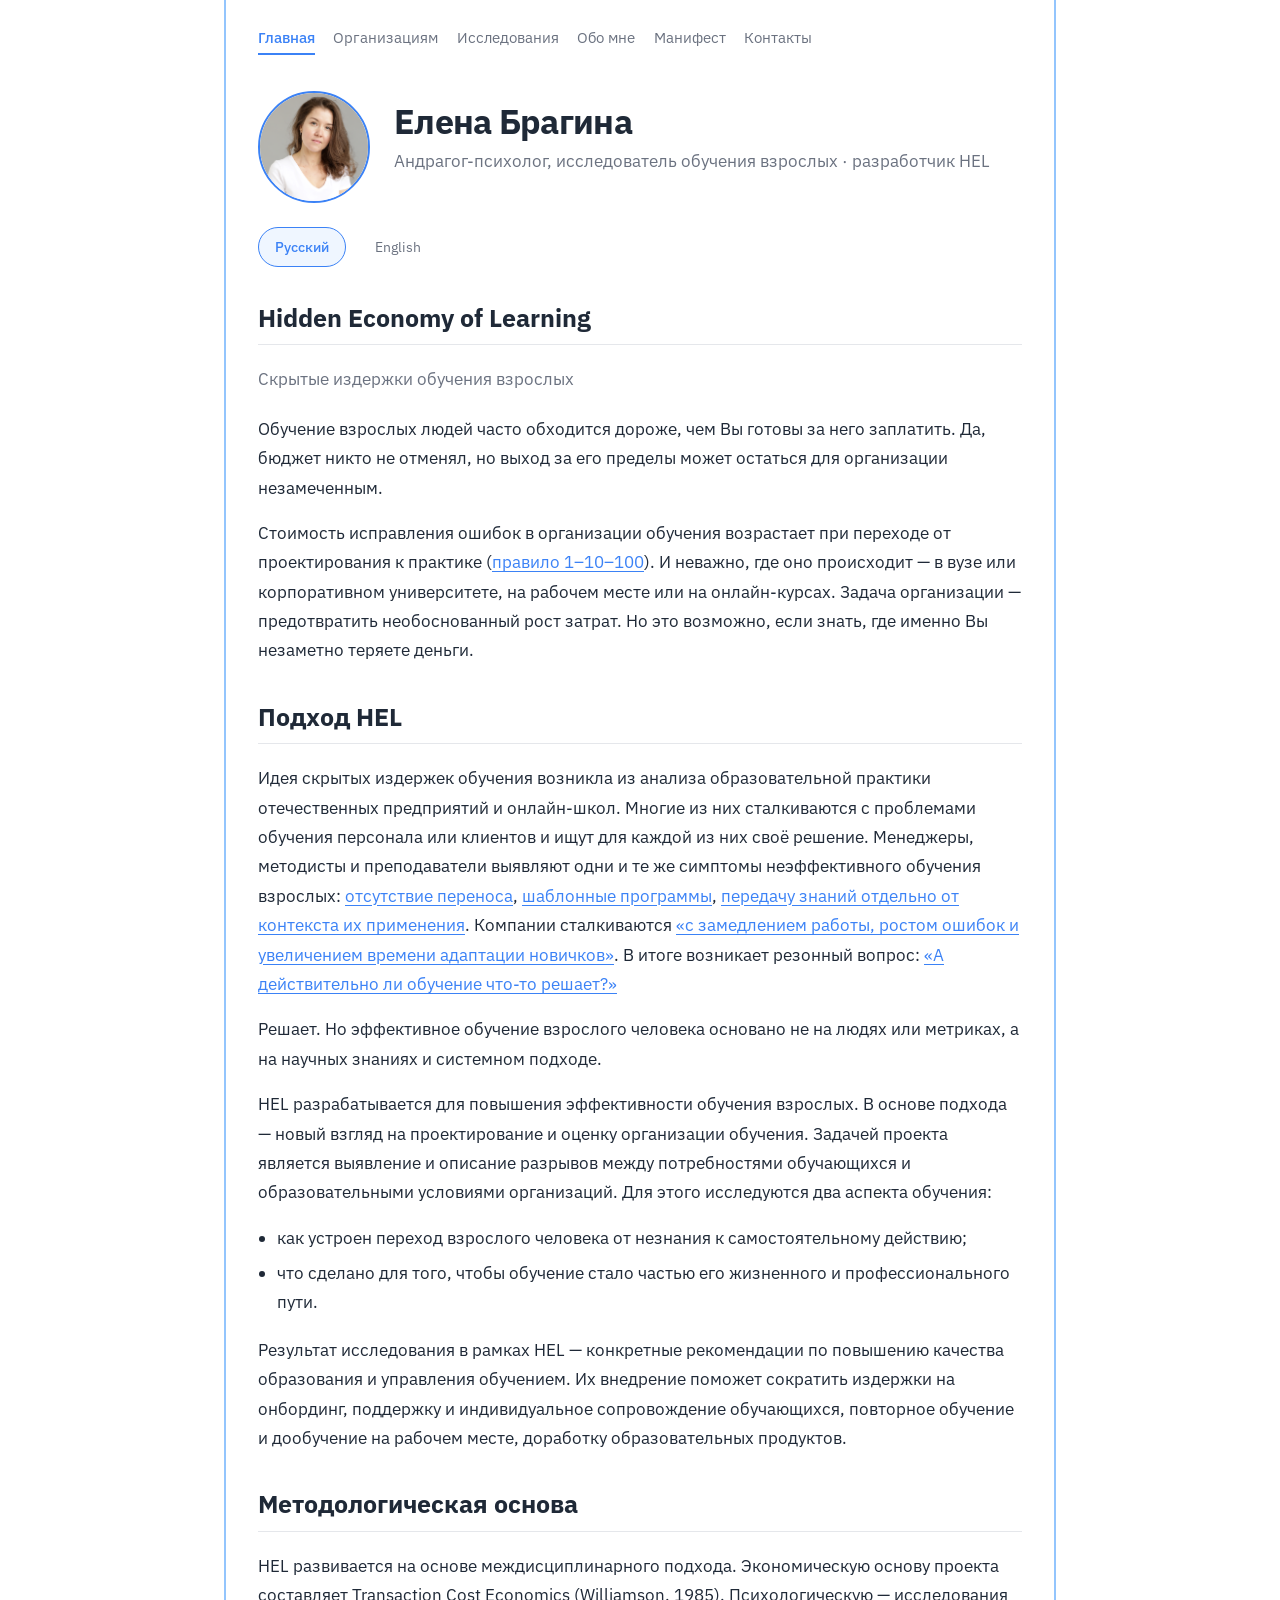
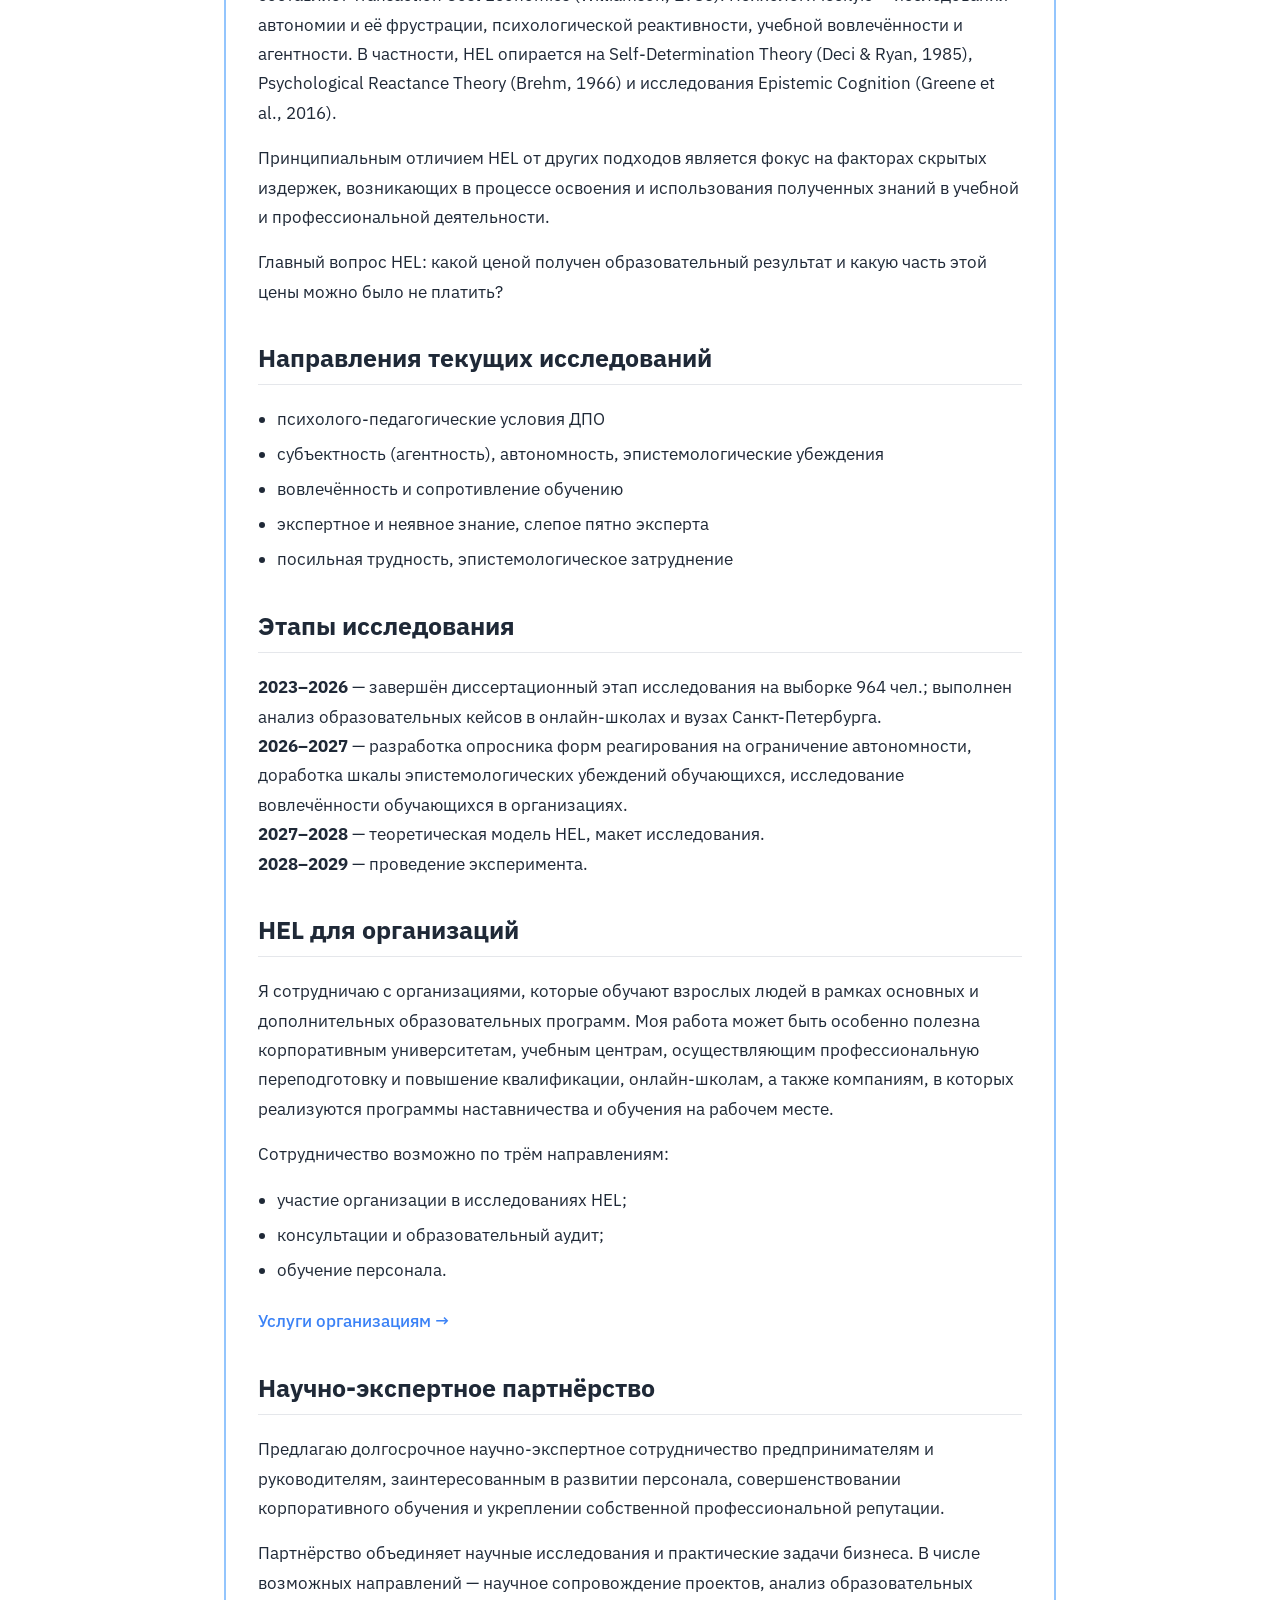
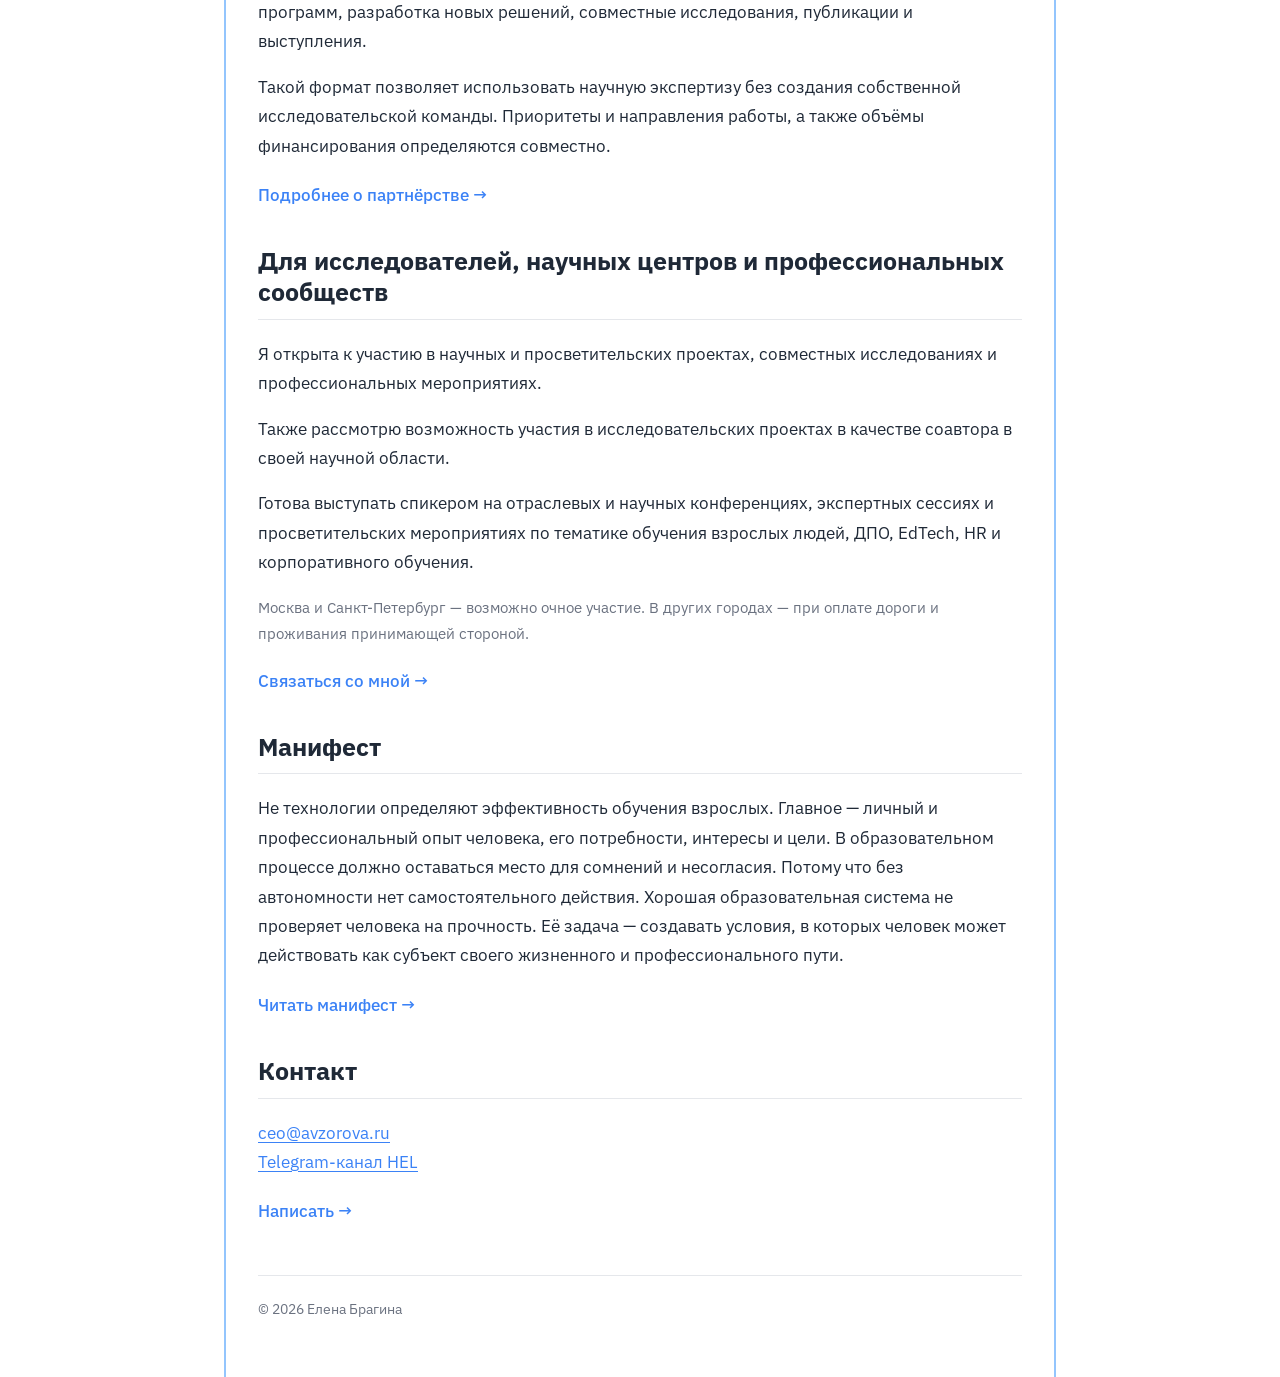
<file: index.html>
<!DOCTYPE html>
<html lang="ru">
<head>
  <meta charset="UTF-8">
  <meta name="viewport" content="width=device-width, initial-scale=1.0">
  <title>Елена Брагина | Hidden Economy of Learning</title>
  <meta name="description" content="HEL — исследовательский проект о скрытых издержках обучения взрослых.">
  <link rel="icon" href="assets/images/favicon.svg" type="image/svg+xml">
  <link rel="preconnect" href="https://fonts.googleapis.com">
  <link rel="preconnect" href="https://fonts.gstatic.com" crossorigin>
  <link href="https://fonts.googleapis.com/css2?family=IBM+Plex+Sans:wght@400;500;600;700&display=swap" rel="stylesheet">
  <link rel="stylesheet" href="assets/css/home.css">
</head>
<body class="home">
  <div class="home-frame">
    <header class="home-top">
      <nav class="home-nav" aria-label="Меню">
        <a class="is-active" href="./" aria-current="page">Главная</a>
        <a href="organizations/">Организациям</a>
        <a href="research/">Исследования</a>
        <a href="about/">Обо мне</a>
        <a href="manifesto/">Манифест</a>
        <a href="contact/">Контакты</a>
      </nav>
    </header>

    <section class="home-hero">
      <div class="home-photo">
        <img src="assets/images/elena-bragina.png" alt="Елена Брагина">
      </div>
      <div>
        <h1>Елена Брагина</h1>
        <p class="home-role">Андрагог-психолог, исследователь обучения взрослых · разработчик HEL</p>
      </div>
    </section>

    <div class="lang-switch" aria-label="Язык">
      <a class="is-active" href="./" aria-current="page">Русский</a>
      <a href="en/">English</a>
    </div>

    <main>
      <h2>Hidden Economy of Learning</h2>
      <hr class="section-line">
      <p class="home-role" style="margin-bottom: 1.25rem;">Скрытые издержки обучения взрослых</p>

      <p>
        Обучение взрослых людей часто обходится дороже, чем Вы готовы за него заплатить. Да, бюджет никто не отменял, но выход за его пределы может остаться для организации незамеченным.
      </p>
      <p>
        Стоимость исправления ошибок в организации обучения возрастает при переходе от проектирования к практике (<a href="https://www.cs.umd.edu/users/basili/publications/journals/J81.pdf" target="_blank" rel="noopener noreferrer">правило 1–10–100</a>). И неважно, где оно происходит — в вузе или корпоративном университете, на рабочем месте или на онлайн-курсах. Задача организации — предотвратить необоснованный рост затрат. Но это возможно, если знать, где именно Вы незаметно теряете деньги.
      </p>
      <h2>Подход HEL</h2>
      <hr class="section-line">
      <p>
        Идея скрытых издержек обучения возникла из анализа образовательной практики отечественных предприятий и онлайн-школ. Многие из них сталкиваются с проблемами обучения персонала или клиентов и ищут для каждой из них своё решение. Менеджеры, методисты и преподаватели выявляют одни и те же симптомы неэффективного обучения взрослых:
        <a href="https://secrets.tbank.ru/blogi-kompanij/perenos-obucheniya-na-praktiku/" target="_blank" rel="noopener noreferrer">отсутствие переноса</a>,
        <a href="https://umopolis.ru/tpost/j4pv59ezi1-individualnii-podhod-k-obucheniyu-person" target="_blank" rel="noopener noreferrer">шаблонные программы</a>,
        <a href="https://blog.talentrocks.ru/baza-znanii/" target="_blank" rel="noopener noreferrer">передачу знаний отдельно от контекста их применения</a>.
        Компании сталкиваются <a href="https://habr.com/en/companies/skbkontur/articles/913566/" target="_blank" rel="noopener noreferrer">«с замедлением работы, ростом ошибок и увеличением времени адаптации новичков»</a>.
        В итоге возникает резонный вопрос: <a href="https://habr.com/ru/articles/943614/" target="_blank" rel="noopener noreferrer">«А действительно ли обучение что-то решает?»</a>
      </p>
      <p>
        Решает. Но эффективное обучение взрослого человека основано не на людях или метриках, а на научных знаниях и системном подходе.
      </p>
      <p>
        HEL разрабатывается для повышения эффективности обучения взрослых. В основе подхода — новый взгляд на проектирование и оценку организации обучения. Задачей проекта является выявление и описание разрывов между потребностями обучающихся и образовательными условиями организаций. Для этого исследуются два аспекта обучения:
      </p>
      <ul>
        <li>как устроен переход взрослого человека от незнания к самостоятельному действию;</li>
        <li>что сделано для того, чтобы обучение стало частью его жизненного и профессионального пути.</li>
      </ul>
      <p>
        Результат исследования в рамках HEL — конкретные рекомендации по повышению качества образования и управления обучением. Их внедрение поможет сократить издержки на онбординг, поддержку и индивидуальное сопровождение обучающихся, повторное обучение и дообучение на рабочем месте, доработку образовательных продуктов.
      </p>

      <h2>Методологическая основа</h2>
      <hr class="section-line">
      <p>
        HEL развивается на основе междисциплинарного подхода. Экономическую основу проекта составляет Transaction Cost Economics (Williamson, 1985). Психологическую — исследования автономии и её фрустрации, психологической реактивности, учебной вовлечённости и агентности. В частности, HEL опирается на Self-Determination Theory (Deci &amp; Ryan, 1985), Psychological Reactance Theory (Brehm, 1966) и исследования Epistemic Cognition (Greene et al., 2016).
      </p>
      <p>
        Принципиальным отличием HEL от других подходов является фокус на факторах скрытых издержек, возникающих в процессе освоения и использования полученных знаний в учебной и профессиональной деятельности.
      </p>
      <p>
        Главный вопрос HEL: какой ценой получен образовательный результат и какую часть этой цены можно было не платить?
      </p>

      <h2>Направления текущих исследований</h2>
      <hr class="section-line">
      <ul>
        <li>психолого-педагогические условия ДПО</li>
        <li>субъектность (агентность), автономность, эпистемологические убеждения</li>
        <li>вовлечённость и сопротивление обучению</li>
        <li>экспертное и неявное знание, слепое пятно эксперта</li>
        <li>посильная трудность, эпистемологическое затруднение</li>
      </ul>

      <h2>Этапы исследования</h2>
      <hr class="section-line">
      <p>
        <strong>2023–2026</strong> — завершён диссертационный этап исследования на выборке 964 чел.; выполнен анализ образовательных кейсов в онлайн-школах и вузах Санкт-Петербурга.<br>
        <strong>2026–2027</strong> — разработка опросника форм реагирования на ограничение автономности, доработка шкалы эпистемологических убеждений обучающихся, исследование вовлечённости обучающихся в организациях.<br>
        <strong>2027–2028</strong> — теоретическая модель HEL, макет исследования.<br>
        <strong>2028–2029</strong> — проведение эксперимента.
      </p>

      <h2>HEL для организаций</h2>
      <hr class="section-line">
      <p>
        Я сотрудничаю с организациями, которые обучают взрослых людей в рамках основных и дополнительных образовательных программ. Моя работа может быть особенно полезна корпоративным университетам, учебным центрам, осуществляющим профессиональную переподготовку и повышение квалификации, онлайн-школам, а также компаниям, в которых реализуются программы наставничества и обучения на рабочем месте.
      </p>
      <p>Сотрудничество возможно по трём направлениям:</p>
      <ul>
        <li>участие организации в исследованиях HEL;</li>
        <li>консультации и образовательный аудит;</li>
        <li>обучение персонала.</li>
      </ul>
      <p><a class="more" href="organizations/#formats">Услуги организациям →</a></p>

      <h2>Научно-экспертное партнёрство</h2>
      <hr class="section-line">
      <p>
        Предлагаю долгосрочное научно-экспертное сотрудничество предпринимателям и руководителям, заинтересованным в развитии персонала, совершенствовании корпоративного обучения и укреплении собственной профессиональной репутации.
      </p>
      <p>
        Партнёрство объединяет научные исследования и практические задачи бизнеса. В числе возможных направлений — научное сопровождение проектов, анализ образовательных программ, разработка новых решений, совместные исследования, публикации и выступления.
      </p>
      <p>
        Такой формат позволяет использовать научную экспертизу без создания собственной исследовательской команды. Приоритеты и направления работы, а также объёмы финансирования определяются совместно.
      </p>
      <p><a class="more" href="organizations/#partnership">Подробнее о партнёрстве →</a></p>

      <h2>Для исследователей, научных центров и профессиональных сообществ</h2>
      <hr class="section-line">
      <p>
        Я открыта к участию в научных и просветительских проектах, совместных исследованиях и профессиональных мероприятиях.
      </p>
      <p>
        Также рассмотрю возможность участия в исследовательских проектах в качестве соавтора в своей научной области.
      </p>
      <p>
        Готова выступать спикером на отраслевых и научных конференциях, экспертных сессиях и просветительских мероприятиях по тематике обучения взрослых людей, ДПО, EdTech, HR и корпоративного обучения.
      </p>
      <p class="quiet">
        Москва и Санкт-Петербург — возможно очное участие. В других городах — при оплате дороги и проживания принимающей стороной.
      </p>
      <p><a class="more" href="contact/">Связаться со мной →</a></p>

      <h2>Манифест</h2>
      <hr class="section-line">
      <p>
        Не технологии определяют эффективность обучения взрослых. Главное — личный и профессиональный опыт человека, его потребности, интересы и цели. В образовательном процессе должно оставаться место для сомнений и несогласия. Потому что без автономности нет самостоятельного действия. Хорошая образовательная система не проверяет человека на прочность. Её задача — создавать условия, в которых человек может действовать как субъект своего жизненного и профессионального пути.
      </p>
      <p><a class="more" href="manifesto/">Читать манифест →</a></p>

      <h2>Контакт</h2>
      <hr class="section-line">
      <p>
        <a href="mailto:ceo@avzorova.ru">ceo@avzorova.ru</a><br>
        <a href="https://t.me/resistentia_life" target="_blank" rel="noopener noreferrer">Telegram-канал HEL</a>
      </p>
      <p><a class="more" href="contact/">Написать →</a></p>
    </main>

    <footer>
      <span>© 2026 Елена Брагина</span>
    </footer>
  </div>
</body>
</html>
</file>
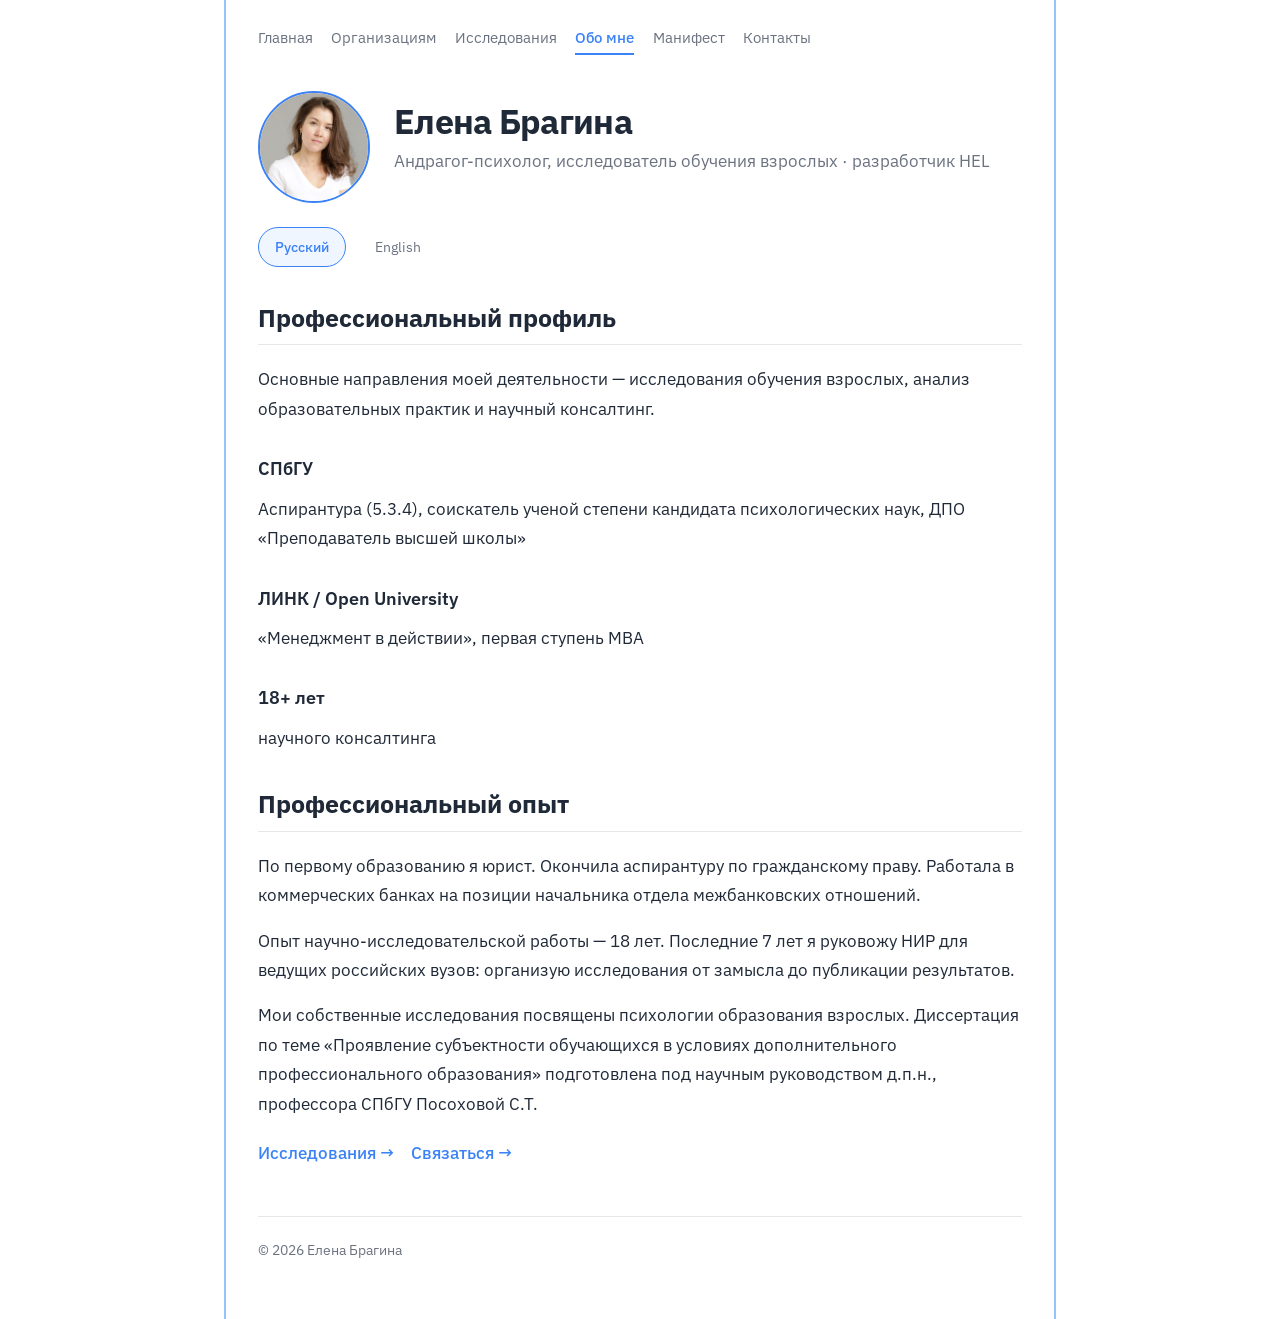
<file: about/index.html>
<!DOCTYPE html>
<html lang="ru">
<head>
  <meta charset="UTF-8">
  <meta name="viewport" content="width=device-width, initial-scale=1.0">
  <title>Обо мне | Елена Брагина</title>
  <meta name="description" content="Елена Брагина — андрагог-психолог, исследователь обучения взрослых, разработчик HEL.">
  <link rel="icon" href="../assets/images/favicon.svg" type="image/svg+xml">
  <link rel="preconnect" href="https://fonts.googleapis.com">
  <link rel="preconnect" href="https://fonts.gstatic.com" crossorigin>
  <link href="https://fonts.googleapis.com/css2?family=IBM+Plex+Sans:wght@400;500;600;700&display=swap" rel="stylesheet">
  <link rel="stylesheet" href="../assets/css/home.css">
</head>
<body class="home">
  <div class="home-frame">
    <header class="home-top">
      <nav class="home-nav" aria-label="Меню">
        <a href="../">Главная</a>
        <a href="../organizations/">Организациям</a>
        <a href="../research/">Исследования</a>
        <a class="is-active" href="./" aria-current="page">Обо мне</a>
        <a href="../manifesto/">Манифест</a>
        <a href="../contact/">Контакты</a>
      </nav>
    </header>

    <section class="home-hero">
      <div class="home-photo">
        <img src="../assets/images/elena-bragina.png" alt="Елена Брагина">
      </div>
      <div>
        <h1>Елена Брагина</h1>
        <p class="home-role">Андрагог-психолог, исследователь обучения взрослых · разработчик HEL</p>
      </div>
    </section>

    <div class="lang-switch" aria-label="Язык">
      <a class="is-active" href="./" aria-current="page">Русский</a>
      <a href="../en/">English</a>
    </div>

    <main>
      <h2>Профессиональный профиль</h2>
      <hr class="section-line">

      <p>
        Основные направления моей деятельности — исследования обучения взрослых, анализ образовательных практик и научный консалтинг.
      </p>

      <h3>СПбГУ</h3>
      <p>Аспирантура (5.3.4), соискатель ученой степени кандидата психологических наук, ДПО «Преподаватель высшей школы»</p>

      <h3>ЛИНК / Open University</h3>
      <p>«Менеджмент в действии», первая ступень MBA</p>

      <h3>18+ лет</h3>
      <p>научного консалтинга</p>

      <h2>Профессиональный опыт</h2>
      <hr class="section-line">

      <p>
        По первому образованию я юрист. Окончила аспирантуру по гражданскому праву. Работала в коммерческих банках на позиции начальника отдела межбанковских отношений.
      </p>
      <p>
        Опыт научно-исследовательской работы — 18 лет. Последние 7 лет я руковожу НИР для ведущих российских вузов: организую исследования от замысла до публикации результатов.
      </p>
      <p>
        Мои собственные исследования посвящены психологии образования взрослых. Диссертация по теме «Проявление субъектности обучающихся в условиях дополнительного профессионального образования» подготовлена под научным руководством д.п.н., профессора СПбГУ Посоховой С.Т.
      </p>

      <p>
        <a class="more" href="../research/">Исследования →</a>
        &nbsp;&nbsp;
        <a class="more" href="../contact/">Связаться →</a>
      </p>
    </main>

    <footer>
      <span>© 2026 Елена Брагина</span>
    </footer>
  </div>
</body>
</html>
</file>
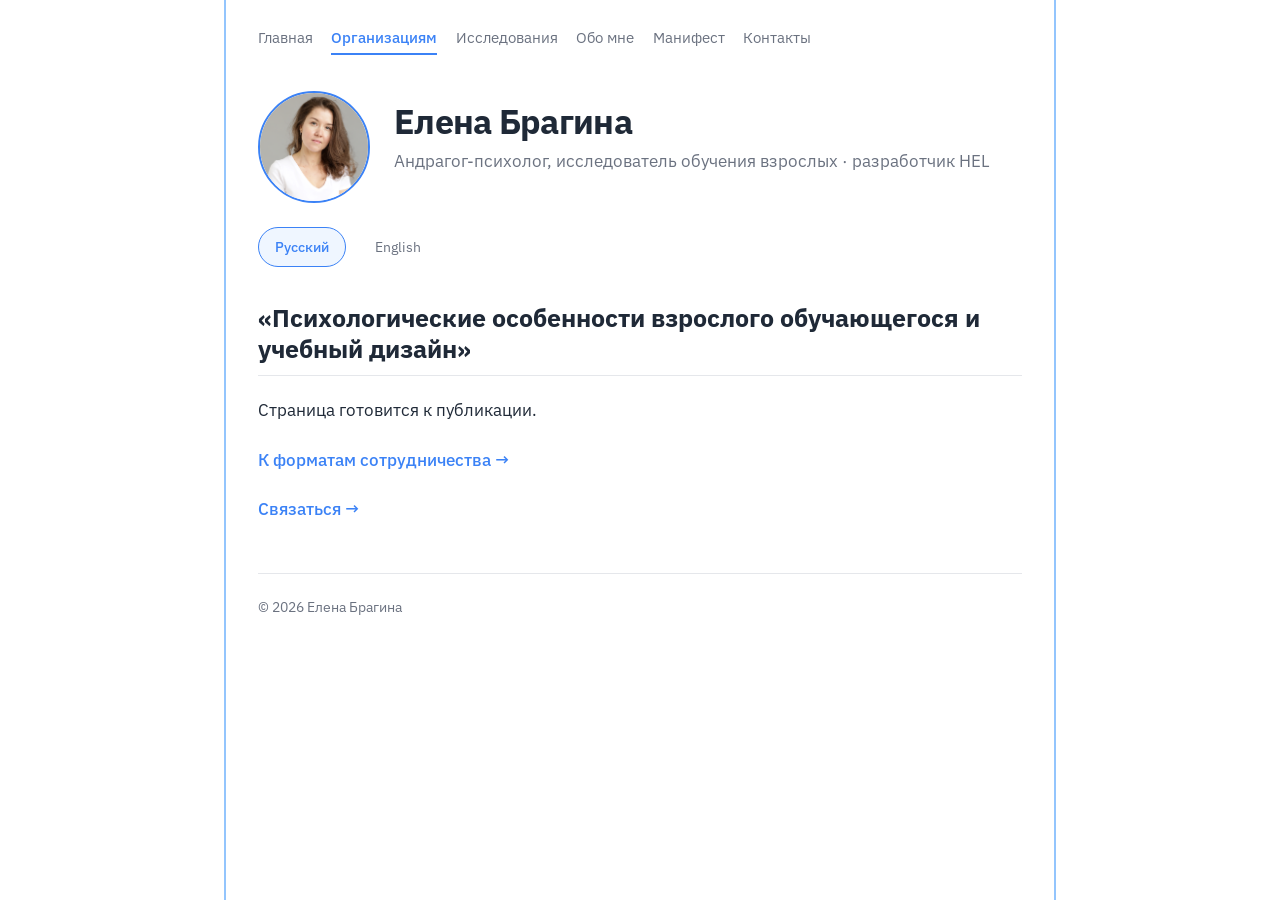
<file: adult-design/index.html>
<!DOCTYPE html>
<html lang="ru">
<head>
  <meta charset="UTF-8">
  <meta name="viewport" content="width=device-width, initial-scale=1.0">
  <title>Курс обучения | Елена Брагина</title>
  <meta name="description" content="Страница курса готовится к публикации.">
  <link rel="icon" href="../assets/images/favicon.svg" type="image/svg+xml">
  <link rel="preconnect" href="https://fonts.googleapis.com">
  <link rel="preconnect" href="https://fonts.gstatic.com" crossorigin>
  <link href="https://fonts.googleapis.com/css2?family=IBM+Plex+Sans:wght@400;500;600;700&display=swap" rel="stylesheet">
  <link rel="stylesheet" href="../assets/css/home.css">
</head>
<body class="home">
  <div class="home-frame">
    <header class="home-top">
      <nav class="home-nav" aria-label="Меню">
        <a href="../">Главная</a>
        <a class="is-active" href="../organizations/">Организациям</a>
        <a href="../research/">Исследования</a>
        <a href="../about/">Обо мне</a>
        <a href="../manifesto/">Манифест</a>
        <a href="../contact/">Контакты</a>
      </nav>
    </header>

    <section class="home-hero">
      <div class="home-photo">
        <img src="../assets/images/elena-bragina.png" alt="Елена Брагина">
      </div>
      <div>
        <h1>Елена Брагина</h1>
        <p class="home-role">Андрагог-психолог, исследователь обучения взрослых · разработчик HEL</p>
      </div>
    </section>

    <div class="lang-switch" aria-label="Язык">
      <a class="is-active" href="./" aria-current="page">Русский</a>
      <a href="../en/">English</a>
    </div>

    <main>
      <h2>«Психологические особенности взрослого обучающегося и учебный дизайн»</h2>
      <hr class="section-line">
      <p>Страница готовится к публикации.</p>
      <p><a class="more" href="../organizations/#formats">К форматам сотрудничества →</a></p>
      <p><a class="more" href="../contact/">Связаться →</a></p>
    </main>

    <footer>
      <span>© 2026 Елена Брагина</span>
    </footer>
  </div>
</body>
</html>
</file>
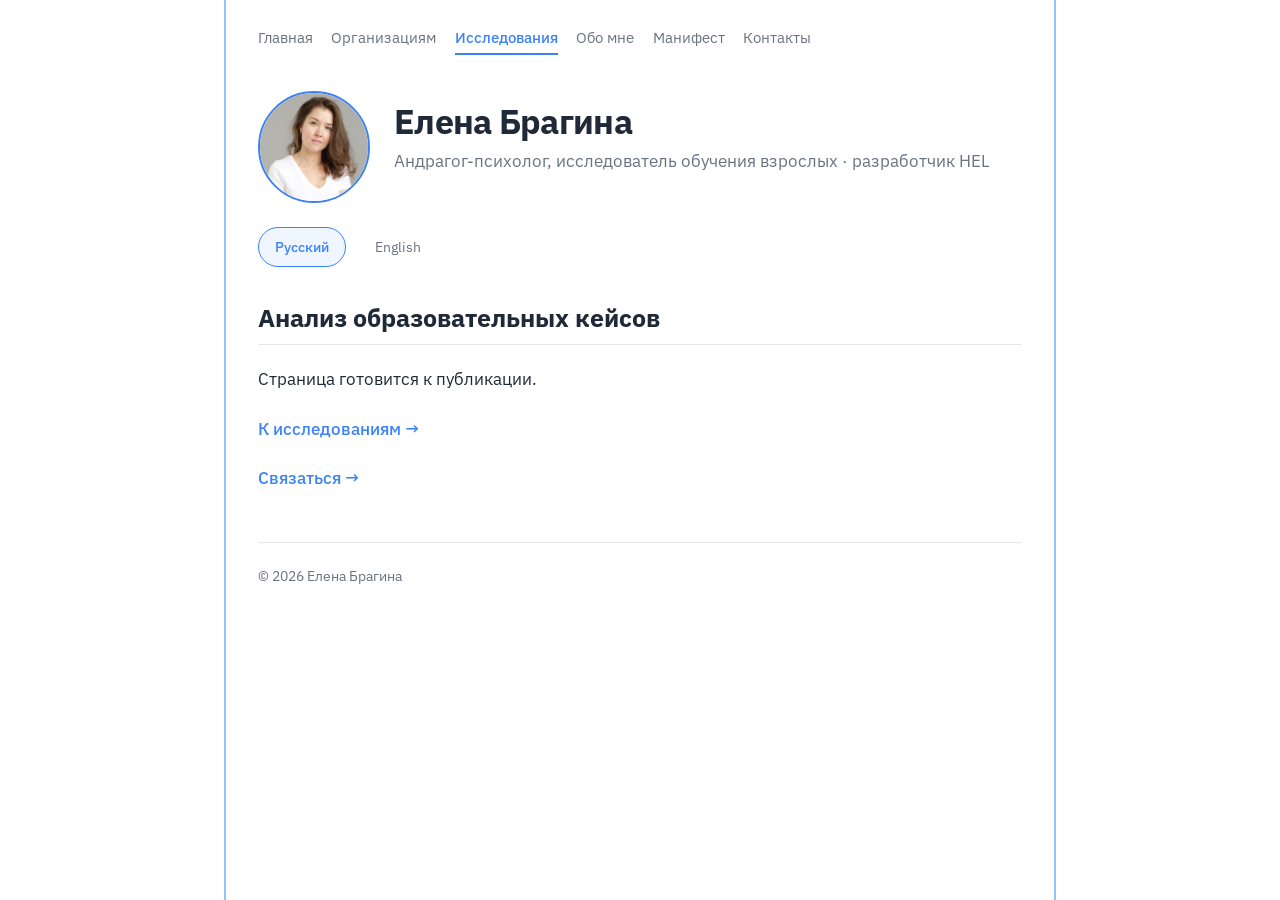
<file: cases/index.html>
<!DOCTYPE html>
<html lang="ru">
<head>
  <meta charset="UTF-8">
  <meta name="viewport" content="width=device-width, initial-scale=1.0">
  <title>Образовательные кейсы | Елена Брагина</title>
  <meta name="description" content="Материалы образовательных кейсов готовятся к публикации.">
  <link rel="icon" href="../assets/images/favicon.svg" type="image/svg+xml">
  <link rel="preconnect" href="https://fonts.googleapis.com">
  <link rel="preconnect" href="https://fonts.gstatic.com" crossorigin>
  <link href="https://fonts.googleapis.com/css2?family=IBM+Plex+Sans:wght@400;500;600;700&display=swap" rel="stylesheet">
  <link rel="stylesheet" href="../assets/css/home.css">
</head>
<body class="home">
  <div class="home-frame">
    <header class="home-top">
      <nav class="home-nav" aria-label="Меню">
        <a href="../">Главная</a>
        <a href="../organizations/">Организациям</a>
        <a class="is-active" href="../research/">Исследования</a>
        <a href="../about/">Обо мне</a>
        <a href="../manifesto/">Манифест</a>
        <a href="../contact/">Контакты</a>
      </nav>
    </header>

    <section class="home-hero">
      <div class="home-photo">
        <img src="../assets/images/elena-bragina.png" alt="Елена Брагина">
      </div>
      <div>
        <h1>Елена Брагина</h1>
        <p class="home-role">Андрагог-психолог, исследователь обучения взрослых · разработчик HEL</p>
      </div>
    </section>

    <div class="lang-switch" aria-label="Язык">
      <a class="is-active" href="./" aria-current="page">Русский</a>
      <a href="../en/">English</a>
    </div>

    <main>
      <h2>Анализ образовательных кейсов</h2>
      <hr class="section-line">
      <p>Страница готовится к публикации.</p>
      <p><a class="more" href="../research/">К исследованиям →</a></p>
      <p><a class="more" href="../contact/">Связаться →</a></p>
    </main>

    <footer>
      <span>© 2026 Елена Брагина</span>
    </footer>
  </div>
</body>
</html>
</file>
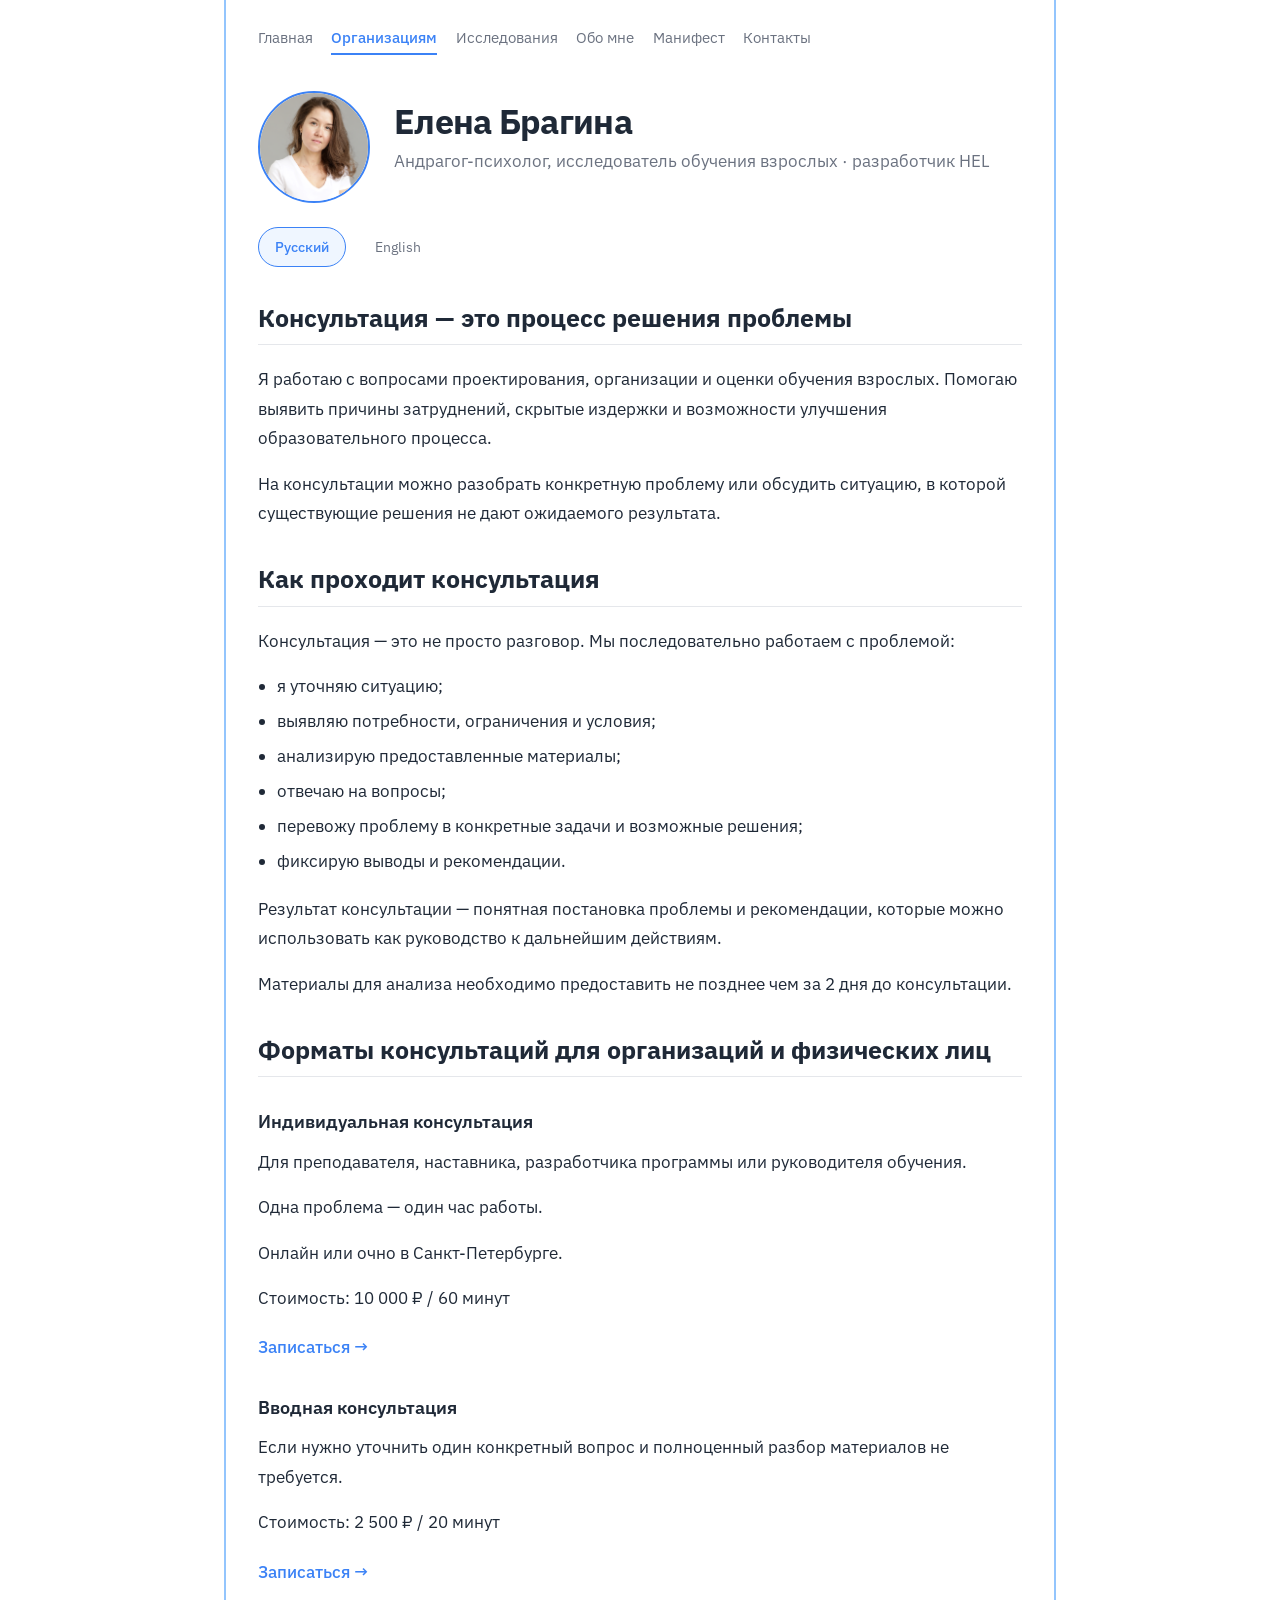
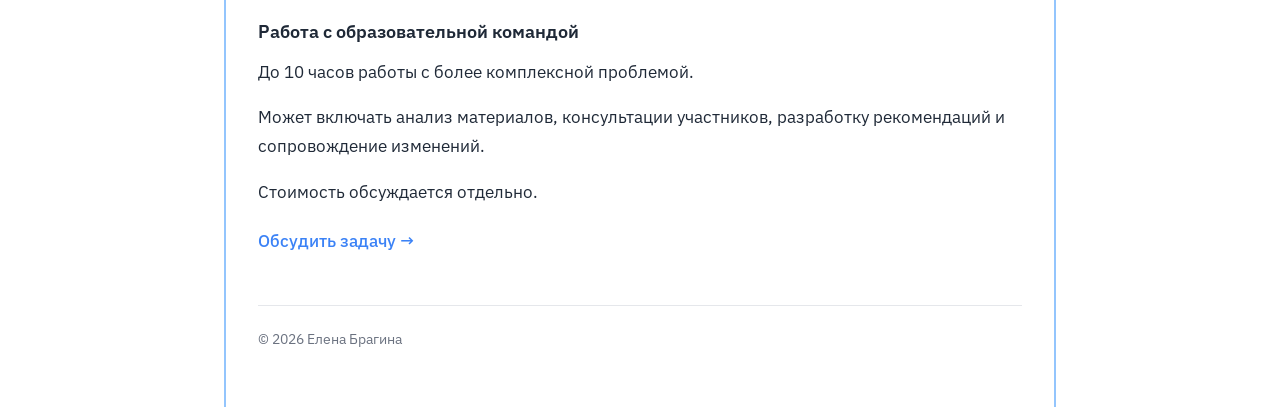
<file: consulting/index.html>
<!DOCTYPE html>
<html lang="ru">
<head>
  <meta charset="UTF-8">
  <meta name="viewport" content="width=device-width, initial-scale=1.0">
  <title>Консультации и разбор обучения | Елена Брагина</title>
  <meta name="description" content="Консультации по проблемам обучения взрослых: индивидуальные, вводные и работа с образовательной командой.">
  <link rel="icon" href="../assets/images/favicon.svg" type="image/svg+xml">
  <link rel="preconnect" href="https://fonts.googleapis.com">
  <link rel="preconnect" href="https://fonts.gstatic.com" crossorigin>
  <link href="https://fonts.googleapis.com/css2?family=IBM+Plex+Sans:wght@400;500;600;700&display=swap" rel="stylesheet">
  <link rel="stylesheet" href="../assets/css/home.css">
</head>
<body class="home">
  <div class="home-frame">
    <header class="home-top">
      <nav class="home-nav" aria-label="Меню">
        <a href="../">Главная</a>
        <a class="is-active" href="../organizations/">Организациям</a>
        <a href="../research/">Исследования</a>
        <a href="../about/">Обо мне</a>
        <a href="../manifesto/">Манифест</a>
        <a href="../contact/">Контакты</a>
      </nav>
    </header>

    <section class="home-hero">
      <div class="home-photo">
        <img src="../assets/images/elena-bragina.png" alt="Елена Брагина">
      </div>
      <div>
        <h1>Елена Брагина</h1>
        <p class="home-role">Андрагог-психолог, исследователь обучения взрослых · разработчик HEL</p>
      </div>
    </section>

    <div class="lang-switch" aria-label="Язык">
      <a class="is-active" href="./" aria-current="page">Русский</a>
      <a href="../en/">English</a>
    </div>

    <main>
      <h2>Консультация — это процесс решения проблемы</h2>
      <hr class="section-line">

      <p>
        Я работаю с вопросами проектирования, организации и оценки обучения взрослых. Помогаю выявить причины затруднений, скрытые издержки и возможности улучшения образовательного процесса.
      </p>
      <p>
        На консультации можно разобрать конкретную проблему или обсудить ситуацию, в которой существующие решения не дают ожидаемого результата.
      </p>

      <h2>Как проходит консультация</h2>
      <hr class="section-line">

      <p>Консультация — это не просто разговор. Мы последовательно работаем с проблемой:</p>
      <ul>
        <li>я уточняю ситуацию;</li>
        <li>выявляю потребности, ограничения и условия;</li>
        <li>анализирую предоставленные материалы;</li>
        <li>отвечаю на вопросы;</li>
        <li>перевожу проблему в конкретные задачи и возможные решения;</li>
        <li>фиксирую выводы и рекомендации.</li>
      </ul>
      <p>
        Результат консультации — понятная постановка проблемы и рекомендации, которые можно использовать как руководство к дальнейшим действиям.
      </p>
      <p>Материалы для анализа необходимо предоставить не позднее чем за 2 дня до консультации.</p>

      <h2>Форматы консультаций для организаций и физических лиц</h2>
      <hr class="section-line">

      <h3>Индивидуальная консультация</h3>
      <p>Для преподавателя, наставника, разработчика программы или руководителя обучения.</p>
      <p>Одна проблема — один час работы.</p>
      <p>Онлайн или очно в Санкт-Петербурге.</p>
      <p>Стоимость: 10 000 ₽ / 60 минут</p>
      <p><a class="more" href="../contact/">Записаться →</a></p>

      <h3>Вводная консультация</h3>
      <p>Если нужно уточнить один конкретный вопрос и полноценный разбор материалов не требуется.</p>
      <p>Стоимость: 2 500 ₽ / 20 минут</p>
      <p><a class="more" href="../contact/">Записаться →</a></p>

      <h3>Работа с образовательной командой</h3>
      <p>До 10 часов работы с более комплексной проблемой.</p>
      <p>
        Может включать анализ материалов, консультации участников, разработку рекомендаций и сопровождение изменений.
      </p>
      <p>Стоимость обсуждается отдельно.</p>
      <p><a class="more" href="../contact/">Обсудить задачу →</a></p>
    </main>

    <footer>
      <span>© 2026 Елена Брагина</span>
    </footer>
  </div>
</body>
</html>
</file>
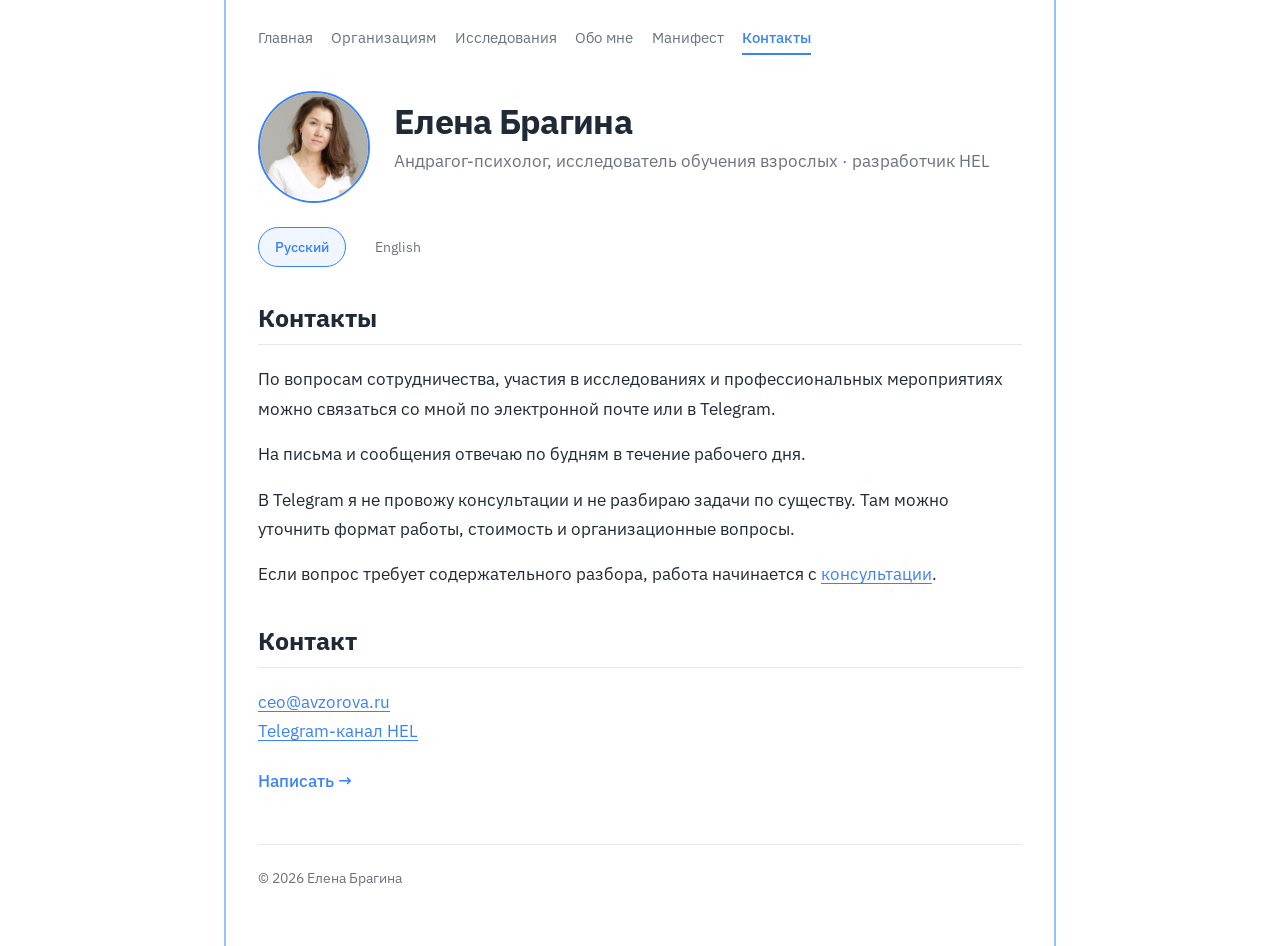
<file: contact/index.html>
<!DOCTYPE html>
<html lang="ru">
<head>
  <meta charset="UTF-8">
  <meta name="viewport" content="width=device-width, initial-scale=1.0">
  <title>Контакты | Елена Брагина</title>
  <meta name="description" content="Связаться по вопросам сотрудничества, исследований и профессиональных мероприятий.">
  <link rel="icon" href="../assets/images/favicon.svg" type="image/svg+xml">
  <link rel="preconnect" href="https://fonts.googleapis.com">
  <link rel="preconnect" href="https://fonts.gstatic.com" crossorigin>
  <link href="https://fonts.googleapis.com/css2?family=IBM+Plex+Sans:wght@400;500;600;700&display=swap" rel="stylesheet">
  <link rel="stylesheet" href="../assets/css/home.css">
</head>
<body class="home">
  <div class="home-frame">
    <header class="home-top">
      <nav class="home-nav" aria-label="Меню">
        <a href="../">Главная</a>
        <a href="../organizations/">Организациям</a>
        <a href="../research/">Исследования</a>
        <a href="../about/">Обо мне</a>
        <a href="../manifesto/">Манифест</a>
        <a class="is-active" href="./" aria-current="page">Контакты</a>
      </nav>
    </header>

    <section class="home-hero">
      <div class="home-photo">
        <img src="../assets/images/elena-bragina.png" alt="Елена Брагина">
      </div>
      <div>
        <h1>Елена Брагина</h1>
        <p class="home-role">Андрагог-психолог, исследователь обучения взрослых · разработчик HEL</p>
      </div>
    </section>

    <div class="lang-switch" aria-label="Язык">
      <a class="is-active" href="./" aria-current="page">Русский</a>
      <a href="../en/contact/">English</a>
    </div>

    <main>
      <h2>Контакты</h2>
      <hr class="section-line">

      <p>
        По вопросам сотрудничества, участия в исследованиях и профессиональных мероприятиях можно связаться со мной по электронной почте или в Telegram.
      </p>
      <p>На письма и сообщения отвечаю по будням в течение рабочего дня.</p>
      <p>
        В Telegram я не провожу консультации и не разбираю задачи по существу. Там можно уточнить формат работы, стоимость и организационные вопросы.
      </p>
      <p>
        Если вопрос требует содержательного разбора, работа начинается с <a href="../consulting/">консультации</a>.
      </p>

      <h2>Контакт</h2>
      <hr class="section-line">
      <p>
        <a href="mailto:ceo@avzorova.ru">ceo@avzorova.ru</a><br>
        <a href="https://t.me/resistentia_life" target="_blank" rel="noopener noreferrer">Telegram-канал HEL</a>
      </p>
      <p><a class="more" href="mailto:ceo@avzorova.ru">Написать →</a></p>
    </main>

    <footer>
      <span>© 2026 Елена Брагина</span>
    </footer>
  </div>
</body>
</html>
</file>
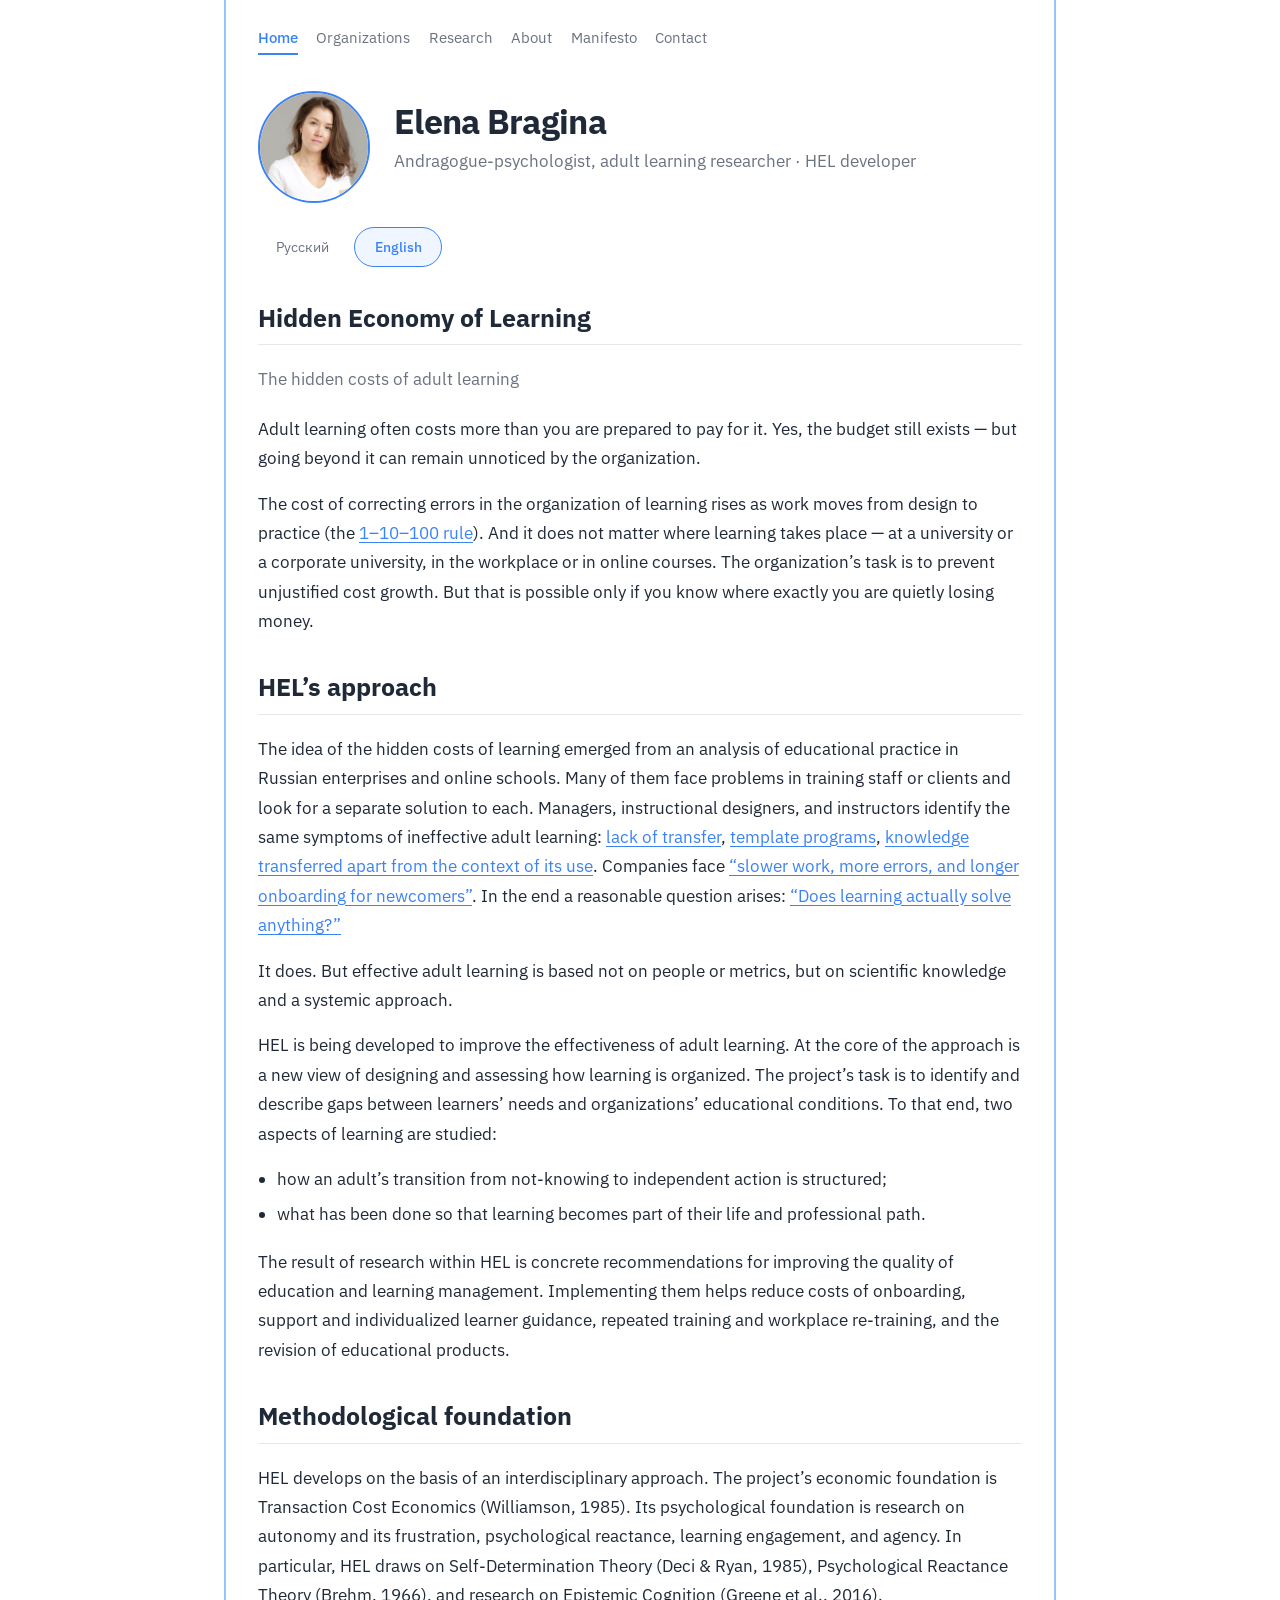
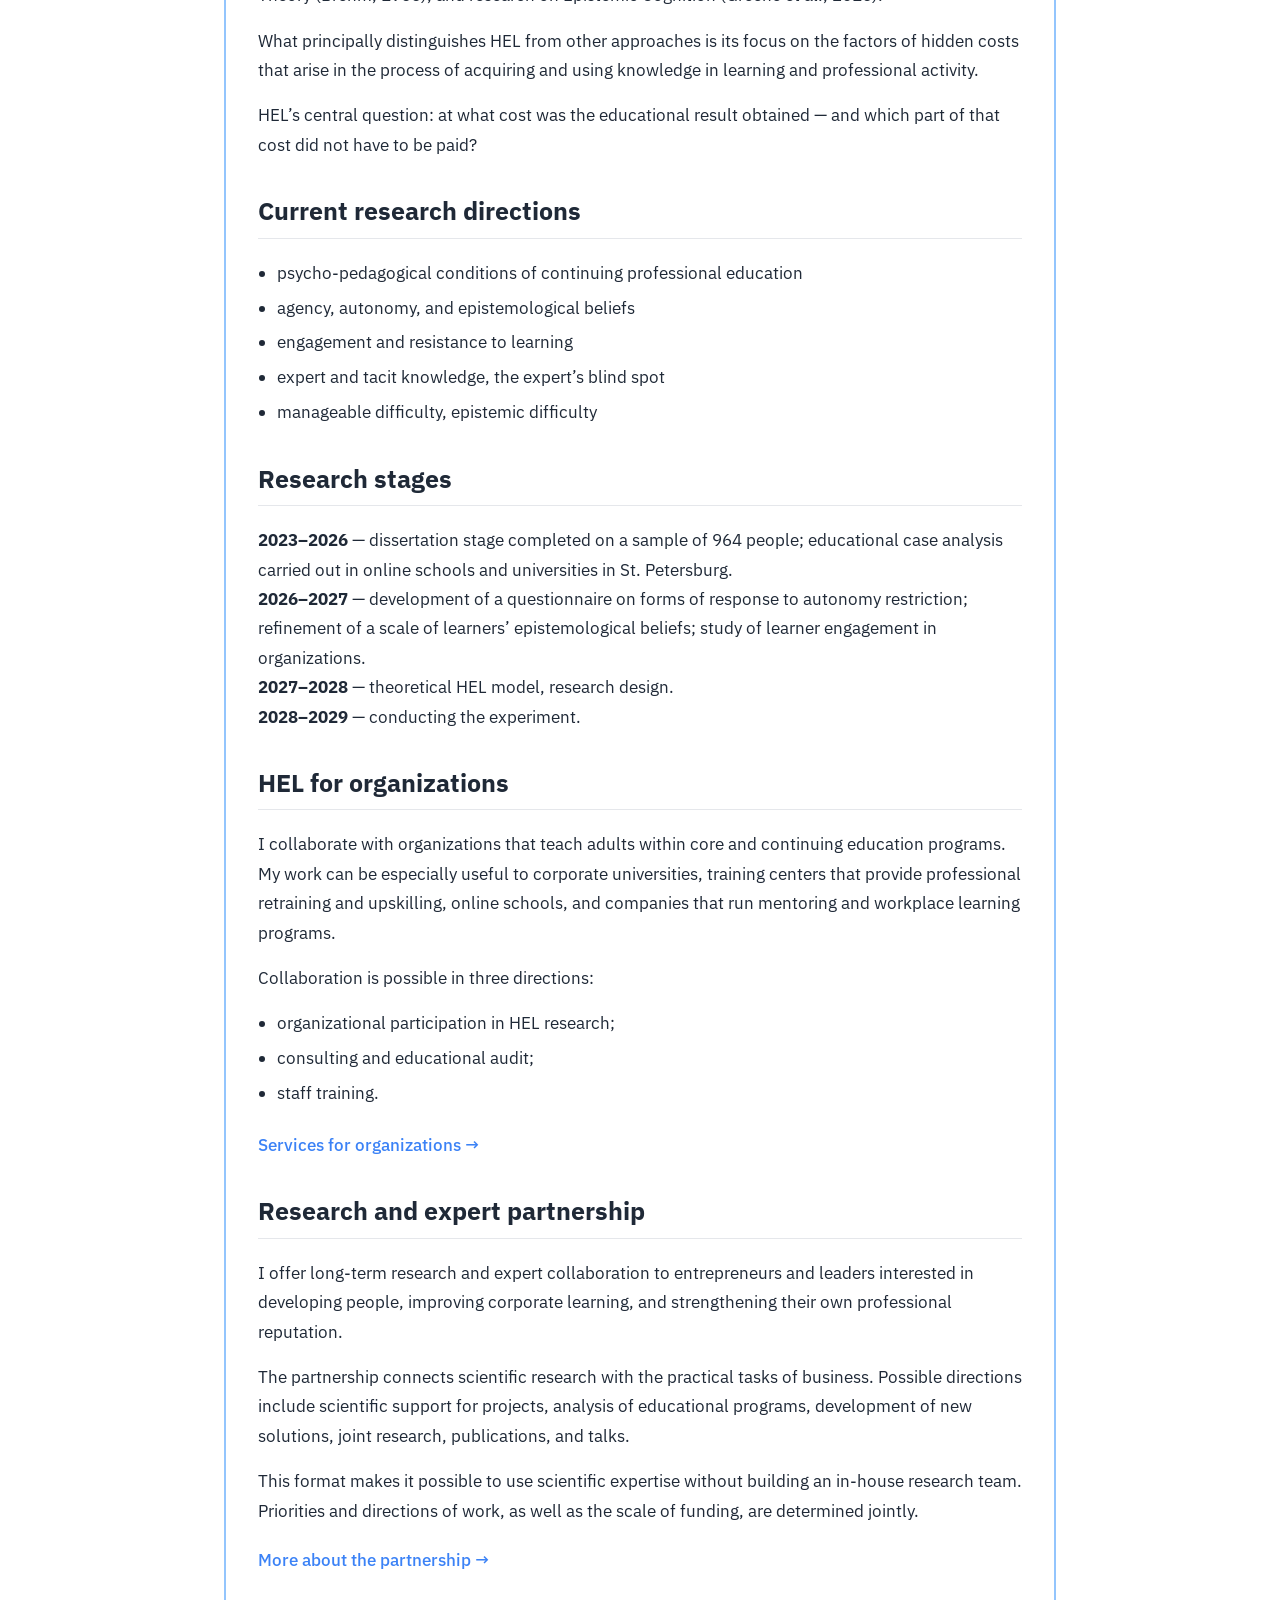
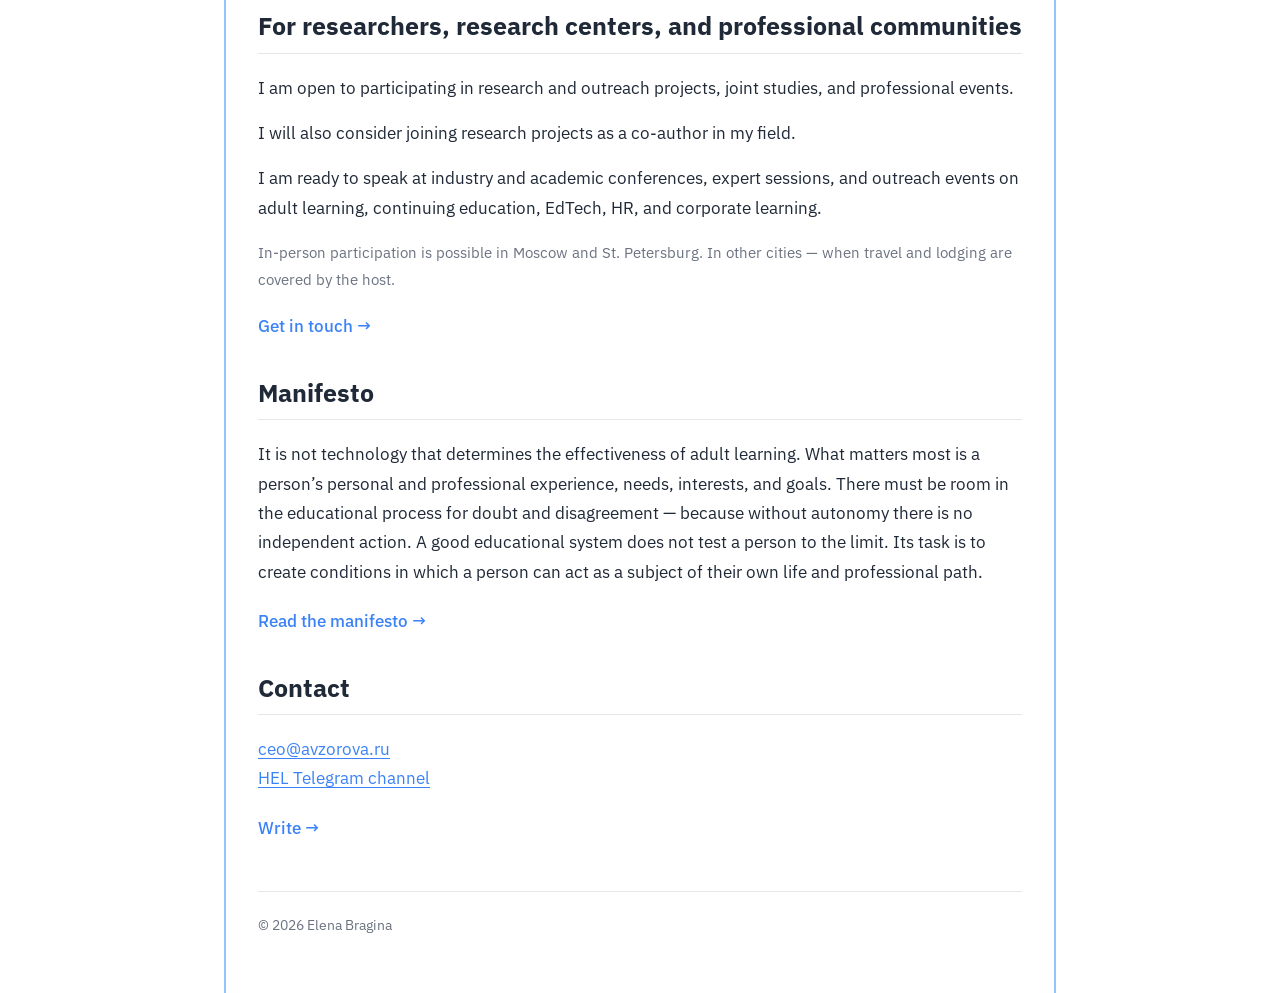
<file: en/index.html>
<!DOCTYPE html>
<html lang="en">
<head>
  <meta charset="UTF-8">
  <meta name="viewport" content="width=device-width, initial-scale=1.0">
  <title>Elena Bragina | Hidden Economy of Learning</title>
  <meta name="description" content="HEL — a research project on the hidden costs of adult learning.">
  <link rel="icon" href="../assets/images/favicon.svg" type="image/svg+xml">
  <link rel="preconnect" href="https://fonts.googleapis.com">
  <link rel="preconnect" href="https://fonts.gstatic.com" crossorigin>
  <link href="https://fonts.googleapis.com/css2?family=IBM+Plex+Sans:wght@400;500;600;700&display=swap" rel="stylesheet">
  <link rel="stylesheet" href="../assets/css/home.css">
</head>
<body class="home">
  <div class="home-frame">
    <header class="home-top">
      <nav class="home-nav" aria-label="Menu">
        <a class="is-active" href="./" aria-current="page">Home</a>
        <a href="../organizations/">Organizations</a>
        <a href="../research/">Research</a>
        <a href="../about/">About</a>
        <a href="../manifesto/">Manifesto</a>
        <a href="contact/">Contact</a>
      </nav>
    </header>

    <section class="home-hero">
      <div class="home-photo">
        <img src="../assets/images/elena-bragina.png" alt="Elena Bragina">
      </div>
      <div>
        <h1>Elena Bragina</h1>
        <p class="home-role">Andragogue-psychologist, adult learning researcher · HEL developer</p>
      </div>
    </section>

    <div class="lang-switch" aria-label="Language">
      <a href="../">Русский</a>
      <a class="is-active" href="./" aria-current="page">English</a>
    </div>

    <main>
      <h2>Hidden Economy of Learning</h2>
      <hr class="section-line">
      <p class="home-role" style="margin-bottom: 1.25rem;">The hidden costs of adult learning</p>

      <p>
        Adult learning often costs more than you are prepared to pay for it. Yes, the budget still exists — but going beyond it can remain unnoticed by the organization.
      </p>
      <p>
        The cost of correcting errors in the organization of learning rises as work moves from design to practice (the <a href="https://www.cs.umd.edu/users/basili/publications/journals/J81.pdf" target="_blank" rel="noopener noreferrer">1–10–100 rule</a>). And it does not matter where learning takes place — at a university or a corporate university, in the workplace or in online courses. The organization’s task is to prevent unjustified cost growth. But that is possible only if you know where exactly you are quietly losing money.
      </p>

      <h2>HEL’s approach</h2>
      <hr class="section-line">
      <p>
        The idea of the hidden costs of learning emerged from an analysis of educational practice in Russian enterprises and online schools. Many of them face problems in training staff or clients and look for a separate solution to each. Managers, instructional designers, and instructors identify the same symptoms of ineffective adult learning:
        <a href="https://secrets.tbank.ru/blogi-kompanij/perenos-obucheniya-na-praktiku/" target="_blank" rel="noopener noreferrer">lack of transfer</a>,
        <a href="https://umopolis.ru/tpost/j4pv59ezi1-individualnii-podhod-k-obucheniyu-person" target="_blank" rel="noopener noreferrer">template programs</a>,
        <a href="https://blog.talentrocks.ru/baza-znanii/" target="_blank" rel="noopener noreferrer">knowledge transferred apart from the context of its use</a>.
        Companies face <a href="https://habr.com/en/companies/skbkontur/articles/913566/" target="_blank" rel="noopener noreferrer">“slower work, more errors, and longer onboarding for newcomers”</a>.
        In the end a reasonable question arises: <a href="https://habr.com/ru/articles/943614/" target="_blank" rel="noopener noreferrer">“Does learning actually solve anything?”</a>
      </p>
      <p>
        It does. But effective adult learning is based not on people or metrics, but on scientific knowledge and a systemic approach.
      </p>
      <p>
        HEL is being developed to improve the effectiveness of adult learning. At the core of the approach is a new view of designing and assessing how learning is organized. The project’s task is to identify and describe gaps between learners’ needs and organizations’ educational conditions. To that end, two aspects of learning are studied:
      </p>
      <ul>
        <li>how an adult’s transition from not-knowing to independent action is structured;</li>
        <li>what has been done so that learning becomes part of their life and professional path.</li>
      </ul>
      <p>
        The result of research within HEL is concrete recommendations for improving the quality of education and learning management. Implementing them helps reduce costs of onboarding, support and individualized learner guidance, repeated training and workplace re-training, and the revision of educational products.
      </p>

      <h2>Methodological foundation</h2>
      <hr class="section-line">
      <p>
        HEL develops on the basis of an interdisciplinary approach. The project’s economic foundation is Transaction Cost Economics (Williamson, 1985). Its psychological foundation is research on autonomy and its frustration, psychological reactance, learning engagement, and agency. In particular, HEL draws on Self-Determination Theory (Deci &amp; Ryan, 1985), Psychological Reactance Theory (Brehm, 1966), and research on Epistemic Cognition (Greene et al., 2016).
      </p>
      <p>
        What principally distinguishes HEL from other approaches is its focus on the factors of hidden costs that arise in the process of acquiring and using knowledge in learning and professional activity.
      </p>
      <p>
        HEL’s central question: at what cost was the educational result obtained — and which part of that cost did not have to be paid?
      </p>

      <h2>Current research directions</h2>
      <hr class="section-line">
      <ul>
        <li>psycho-pedagogical conditions of continuing professional education</li>
        <li>agency, autonomy, and epistemological beliefs</li>
        <li>engagement and resistance to learning</li>
        <li>expert and tacit knowledge, the expert’s blind spot</li>
        <li>manageable difficulty, epistemic difficulty</li>
      </ul>

      <h2>Research stages</h2>
      <hr class="section-line">
      <p>
        <strong>2023–2026</strong> — dissertation stage completed on a sample of 964 people; educational case analysis carried out in online schools and universities in St. Petersburg.<br>
        <strong>2026–2027</strong> — development of a questionnaire on forms of response to autonomy restriction; refinement of a scale of learners’ epistemological beliefs; study of learner engagement in organizations.<br>
        <strong>2027–2028</strong> — theoretical HEL model, research design.<br>
        <strong>2028–2029</strong> — conducting the experiment.
      </p>

      <h2>HEL for organizations</h2>
      <hr class="section-line">
      <p>
        I collaborate with organizations that teach adults within core and continuing education programs. My work can be especially useful to corporate universities, training centers that provide professional retraining and upskilling, online schools, and companies that run mentoring and workplace learning programs.
      </p>
      <p>Collaboration is possible in three directions:</p>
      <ul>
        <li>organizational participation in HEL research;</li>
        <li>consulting and educational audit;</li>
        <li>staff training.</li>
      </ul>
      <p><a class="more" href="../organizations/#formats">Services for organizations →</a></p>

      <h2>Research and expert partnership</h2>
      <hr class="section-line">
      <p>
        I offer long-term research and expert collaboration to entrepreneurs and leaders interested in developing people, improving corporate learning, and strengthening their own professional reputation.
      </p>
      <p>
        The partnership connects scientific research with the practical tasks of business. Possible directions include scientific support for projects, analysis of educational programs, development of new solutions, joint research, publications, and talks.
      </p>
      <p>
        This format makes it possible to use scientific expertise without building an in-house research team. Priorities and directions of work, as well as the scale of funding, are determined jointly.
      </p>
      <p><a class="more" href="../organizations/#partnership">More about the partnership →</a></p>

      <h2>For researchers, research centers, and professional communities</h2>
      <hr class="section-line">
      <p>
        I am open to participating in research and outreach projects, joint studies, and professional events.
      </p>
      <p>
        I will also consider joining research projects as a co-author in my field.
      </p>
      <p>
        I am ready to speak at industry and academic conferences, expert sessions, and outreach events on adult learning, continuing education, EdTech, HR, and corporate learning.
      </p>
      <p class="quiet">
        In-person participation is possible in Moscow and St. Petersburg. In other cities — when travel and lodging are covered by the host.
      </p>
      <p><a class="more" href="contact/">Get in touch →</a></p>

      <h2>Manifesto</h2>
      <hr class="section-line">
      <p>
        It is not technology that determines the effectiveness of adult learning. What matters most is a person’s personal and professional experience, needs, interests, and goals. There must be room in the educational process for doubt and disagreement — because without autonomy there is no independent action. A good educational system does not test a person to the limit. Its task is to create conditions in which a person can act as a subject of their own life and professional path.
      </p>
      <p><a class="more" href="../manifesto/">Read the manifesto →</a></p>

      <h2>Contact</h2>
      <hr class="section-line">
      <p>
        <a href="mailto:ceo@avzorova.ru">ceo@avzorova.ru</a><br>
        <a href="https://t.me/resistentia_life" target="_blank" rel="noopener noreferrer">HEL Telegram channel</a>
      </p>
      <p><a class="more" href="contact/">Write →</a></p>
    </main>

    <footer>
      <span>© 2026 Elena Bragina</span>
    </footer>
  </div>
</body>
</html>
</file>
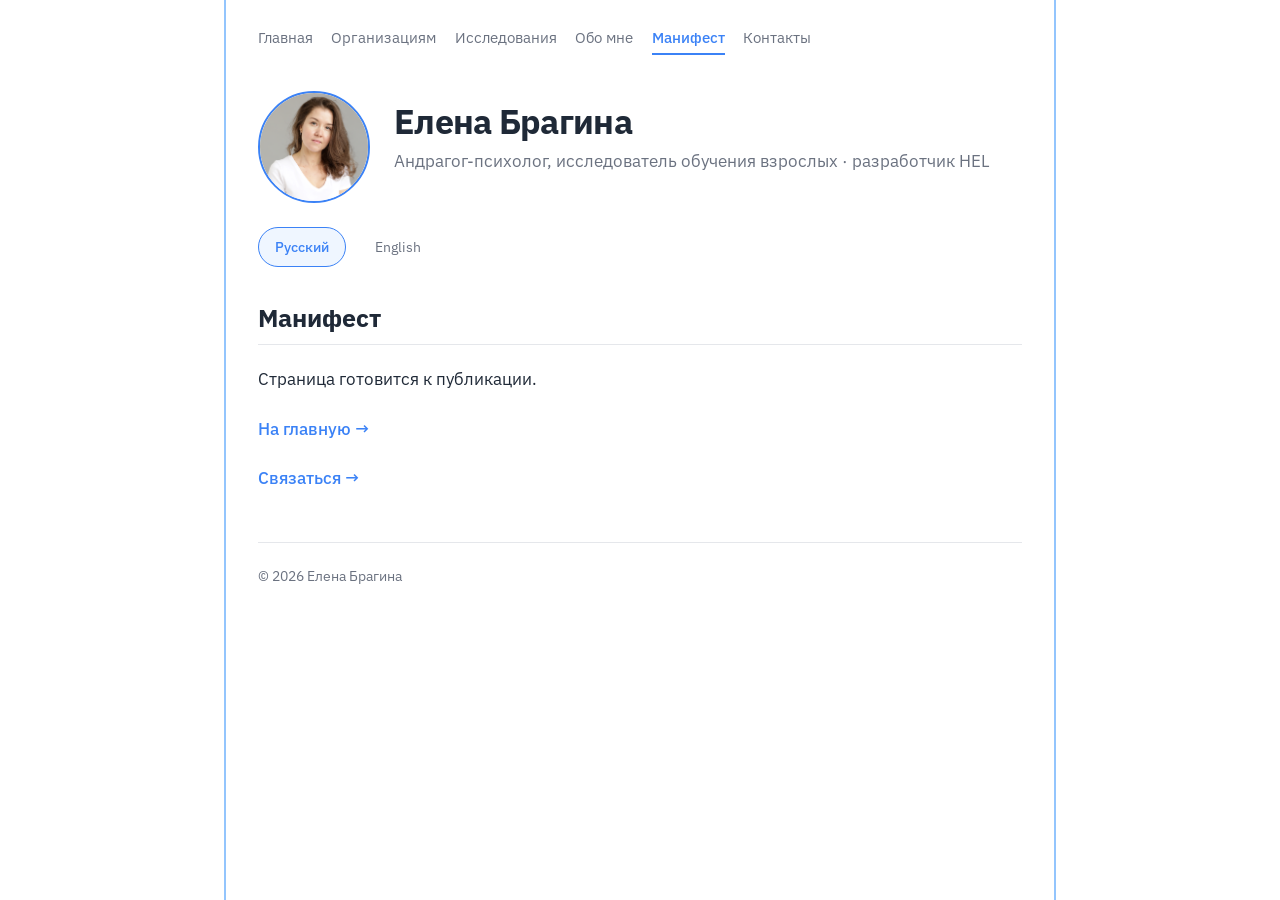
<file: manifesto/index.html>
<!DOCTYPE html>
<html lang="ru">
<head>
  <meta charset="UTF-8">
  <meta name="viewport" content="width=device-width, initial-scale=1.0">
  <title>Манифест | Елена Брагина</title>
  <meta name="description" content="Страница манифеста готовится к публикации.">
  <link rel="icon" href="../assets/images/favicon.svg" type="image/svg+xml">
  <link rel="preconnect" href="https://fonts.googleapis.com">
  <link rel="preconnect" href="https://fonts.gstatic.com" crossorigin>
  <link href="https://fonts.googleapis.com/css2?family=IBM+Plex+Sans:wght@400;500;600;700&display=swap" rel="stylesheet">
  <link rel="stylesheet" href="../assets/css/home.css">
</head>
<body class="home">
  <div class="home-frame">
    <header class="home-top">
      <nav class="home-nav" aria-label="Меню">
        <a href="../">Главная</a>
        <a href="../organizations/">Организациям</a>
        <a href="../research/">Исследования</a>
        <a href="../about/">Обо мне</a>
        <a class="is-active" href="./" aria-current="page">Манифест</a>
        <a href="../contact/">Контакты</a>
      </nav>
    </header>

    <section class="home-hero">
      <div class="home-photo">
        <img src="../assets/images/elena-bragina.png" alt="Елена Брагина">
      </div>
      <div>
        <h1>Елена Брагина</h1>
        <p class="home-role">Андрагог-психолог, исследователь обучения взрослых · разработчик HEL</p>
      </div>
    </section>

    <div class="lang-switch" aria-label="Язык">
      <a class="is-active" href="./" aria-current="page">Русский</a>
      <a href="../en/">English</a>
    </div>

    <main>
      <h2>Манифест</h2>
      <hr class="section-line">
      <p>Страница готовится к публикации.</p>
      <p><a class="more" href="../">На главную →</a></p>
      <p><a class="more" href="../contact/">Связаться →</a></p>
    </main>

    <footer>
      <span>© 2026 Елена Брагина</span>
    </footer>
  </div>
</body>
</html>
</file>
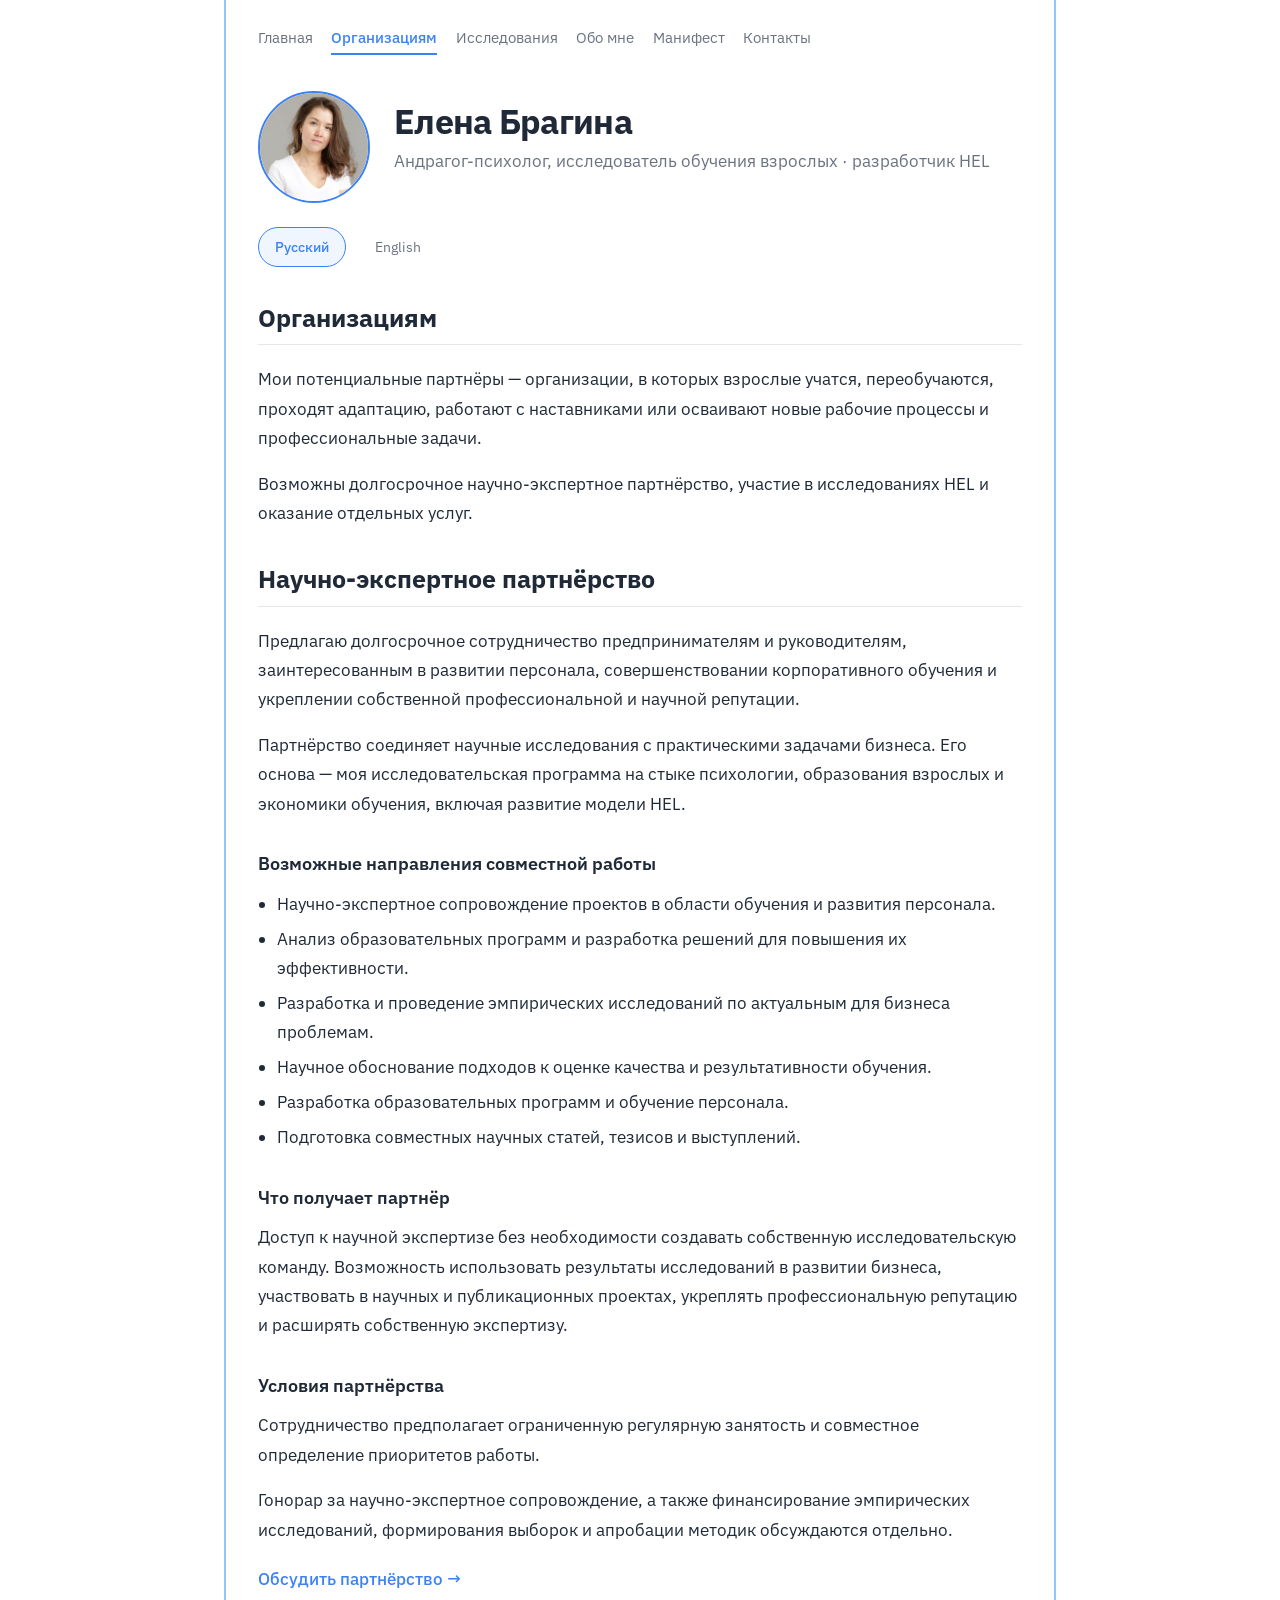
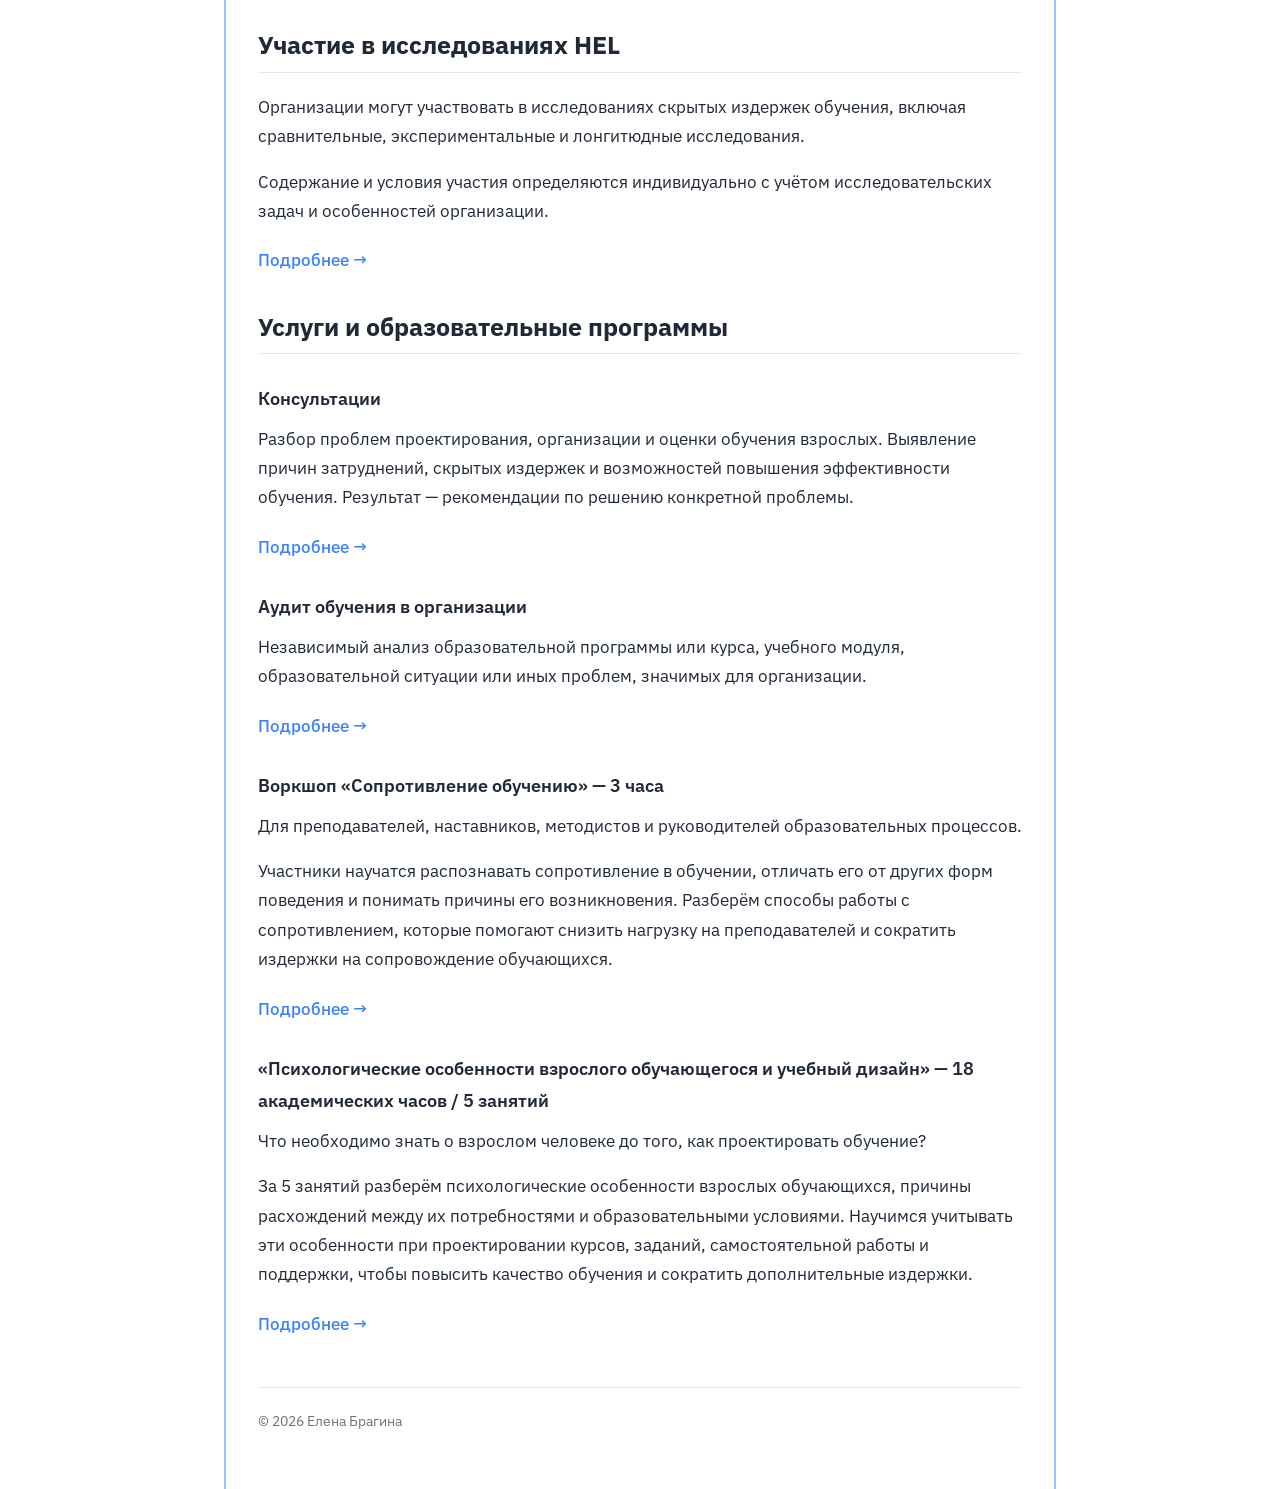
<file: organizations/index.html>
<!DOCTYPE html>
<html lang="ru">
<head>
  <meta charset="UTF-8">
  <meta name="viewport" content="width=device-width, initial-scale=1.0">
  <title>Организациям | Елена Брагина</title>
  <meta name="description" content="Научно-экспертное партнёрство, участие в исследованиях HEL, консультации и обучение персонала.">
  <link rel="icon" href="../assets/images/favicon.svg" type="image/svg+xml">
  <link rel="preconnect" href="https://fonts.googleapis.com">
  <link rel="preconnect" href="https://fonts.gstatic.com" crossorigin>
  <link href="https://fonts.googleapis.com/css2?family=IBM+Plex+Sans:wght@400;500;600;700&display=swap" rel="stylesheet">
  <link rel="stylesheet" href="../assets/css/home.css">
</head>
<body class="home">
  <div class="home-frame">
    <header class="home-top">
      <nav class="home-nav" aria-label="Меню">
        <a href="../">Главная</a>
        <a class="is-active" href="./" aria-current="page">Организациям</a>
        <a href="../research/">Исследования</a>
        <a href="../about/">Обо мне</a>
        <a href="../manifesto/">Манифест</a>
        <a href="../contact/">Контакты</a>
      </nav>
    </header>

    <section class="home-hero">
      <div class="home-photo">
        <img src="../assets/images/elena-bragina.png" alt="Елена Брагина">
      </div>
      <div>
        <h1>Елена Брагина</h1>
        <p class="home-role">Андрагог-психолог, исследователь обучения взрослых · разработчик HEL</p>
      </div>
    </section>

    <div class="lang-switch" aria-label="Язык">
      <a class="is-active" href="./" aria-current="page">Русский</a>
      <a href="../en/">English</a>
    </div>

    <main>
      <h2>Организациям</h2>
      <hr class="section-line">

      <p>
        Мои потенциальные партнёры — организации, в которых взрослые учатся, переобучаются, проходят адаптацию, работают с наставниками или осваивают новые рабочие процессы и профессиональные задачи.
      </p>
      <p>
        Возможны долгосрочное научно-экспертное партнёрство, участие в исследованиях HEL и оказание отдельных услуг.
      </p>

      <h2 id="partnership">Научно-экспертное партнёрство</h2>
      <hr class="section-line">

      <p>
        Предлагаю долгосрочное сотрудничество предпринимателям и руководителям, заинтересованным в развитии персонала, совершенствовании корпоративного обучения и укреплении собственной профессиональной и научной репутации.
      </p>
      <p>
        Партнёрство соединяет научные исследования с практическими задачами бизнеса. Его основа — моя исследовательская программа на стыке психологии, образования взрослых и экономики обучения, включая развитие модели HEL.
      </p>

      <h3>Возможные направления совместной работы</h3>
      <ul>
        <li>Научно-экспертное сопровождение проектов в области обучения и развития персонала.</li>
        <li>Анализ образовательных программ и разработка решений для повышения их эффективности.</li>
        <li>Разработка и проведение эмпирических исследований по актуальным для бизнеса проблемам.</li>
        <li>Научное обоснование подходов к оценке качества и результативности обучения.</li>
        <li>Разработка образовательных программ и обучение персонала.</li>
        <li>Подготовка совместных научных статей, тезисов и выступлений.</li>
      </ul>

      <h3>Что получает партнёр</h3>
      <p>
        Доступ к научной экспертизе без необходимости создавать собственную исследовательскую команду. Возможность использовать результаты исследований в развитии бизнеса, участвовать в научных и публикационных проектах, укреплять профессиональную репутацию и расширять собственную экспертизу.
      </p>

      <h3>Условия партнёрства</h3>
      <p>
        Сотрудничество предполагает ограниченную регулярную занятость и совместное определение приоритетов работы.
      </p>
      <p>
        Гонорар за научно-экспертное сопровождение, а также финансирование эмпирических исследований, формирования выборок и апробации методик обсуждаются отдельно.
      </p>
      <p><a class="more" href="../contact/">Обсудить партнёрство →</a></p>

      <h2 id="hel-research">Участие в исследованиях HEL</h2>
      <hr class="section-line">

      <p>
        Организации могут участвовать в исследованиях скрытых издержек обучения, включая сравнительные, экспериментальные и лонгитюдные исследования.
      </p>
      <p>
        Содержание и условия участия определяются индивидуально с учётом исследовательских задач и особенностей организации.
      </p>
      <p><a class="more" href="../research/">Подробнее →</a></p>

      <h2 id="formats">Услуги и образовательные программы</h2>
      <hr class="section-line">

      <h3>Консультации</h3>
      <p>
        Разбор проблем проектирования, организации и оценки обучения взрослых. Выявление причин затруднений, скрытых издержек и возможностей повышения эффективности обучения. Результат — рекомендации по решению конкретной проблемы.
      </p>
      <p><a class="more" href="../consulting/">Подробнее →</a></p>

      <h3>Аудит обучения в организации</h3>
      <p>
        Независимый анализ образовательной программы или курса, учебного модуля, образовательной ситуации или иных проблем, значимых для организации.
      </p>
      <p><a class="more" href="../consulting/">Подробнее →</a></p>

      <h3>Воркшоп «Сопротивление обучению» — 3 часа</h3>
      <p>Для преподавателей, наставников, методистов и руководителей образовательных процессов.</p>
      <p>
        Участники научатся распознавать сопротивление в обучении, отличать его от других форм поведения и понимать причины его возникновения. Разберём способы работы с сопротивлением, которые помогают снизить нагрузку на преподавателей и сократить издержки на сопровождение обучающихся.
      </p>
      <p><a class="more" href="../workshop/">Подробнее →</a></p>

      <h3>«Психологические особенности взрослого обучающегося и учебный дизайн» — 18 академических часов / 5 занятий</h3>
      <p>Что необходимо знать о взрослом человеке до того, как проектировать обучение?</p>
      <p>
        За 5 занятий разберём психологические особенности взрослых обучающихся, причины расхождений между их потребностями и образовательными условиями. Научимся учитывать эти особенности при проектировании курсов, заданий, самостоятельной работы и поддержки, чтобы повысить качество обучения и сократить дополнительные издержки.
      </p>
      <p><a class="more" href="../adult-design/">Подробнее →</a></p>
    </main>

    <footer>
      <span>© 2026 Елена Брагина</span>
    </footer>
  </div>
</body>
</html>
</file>
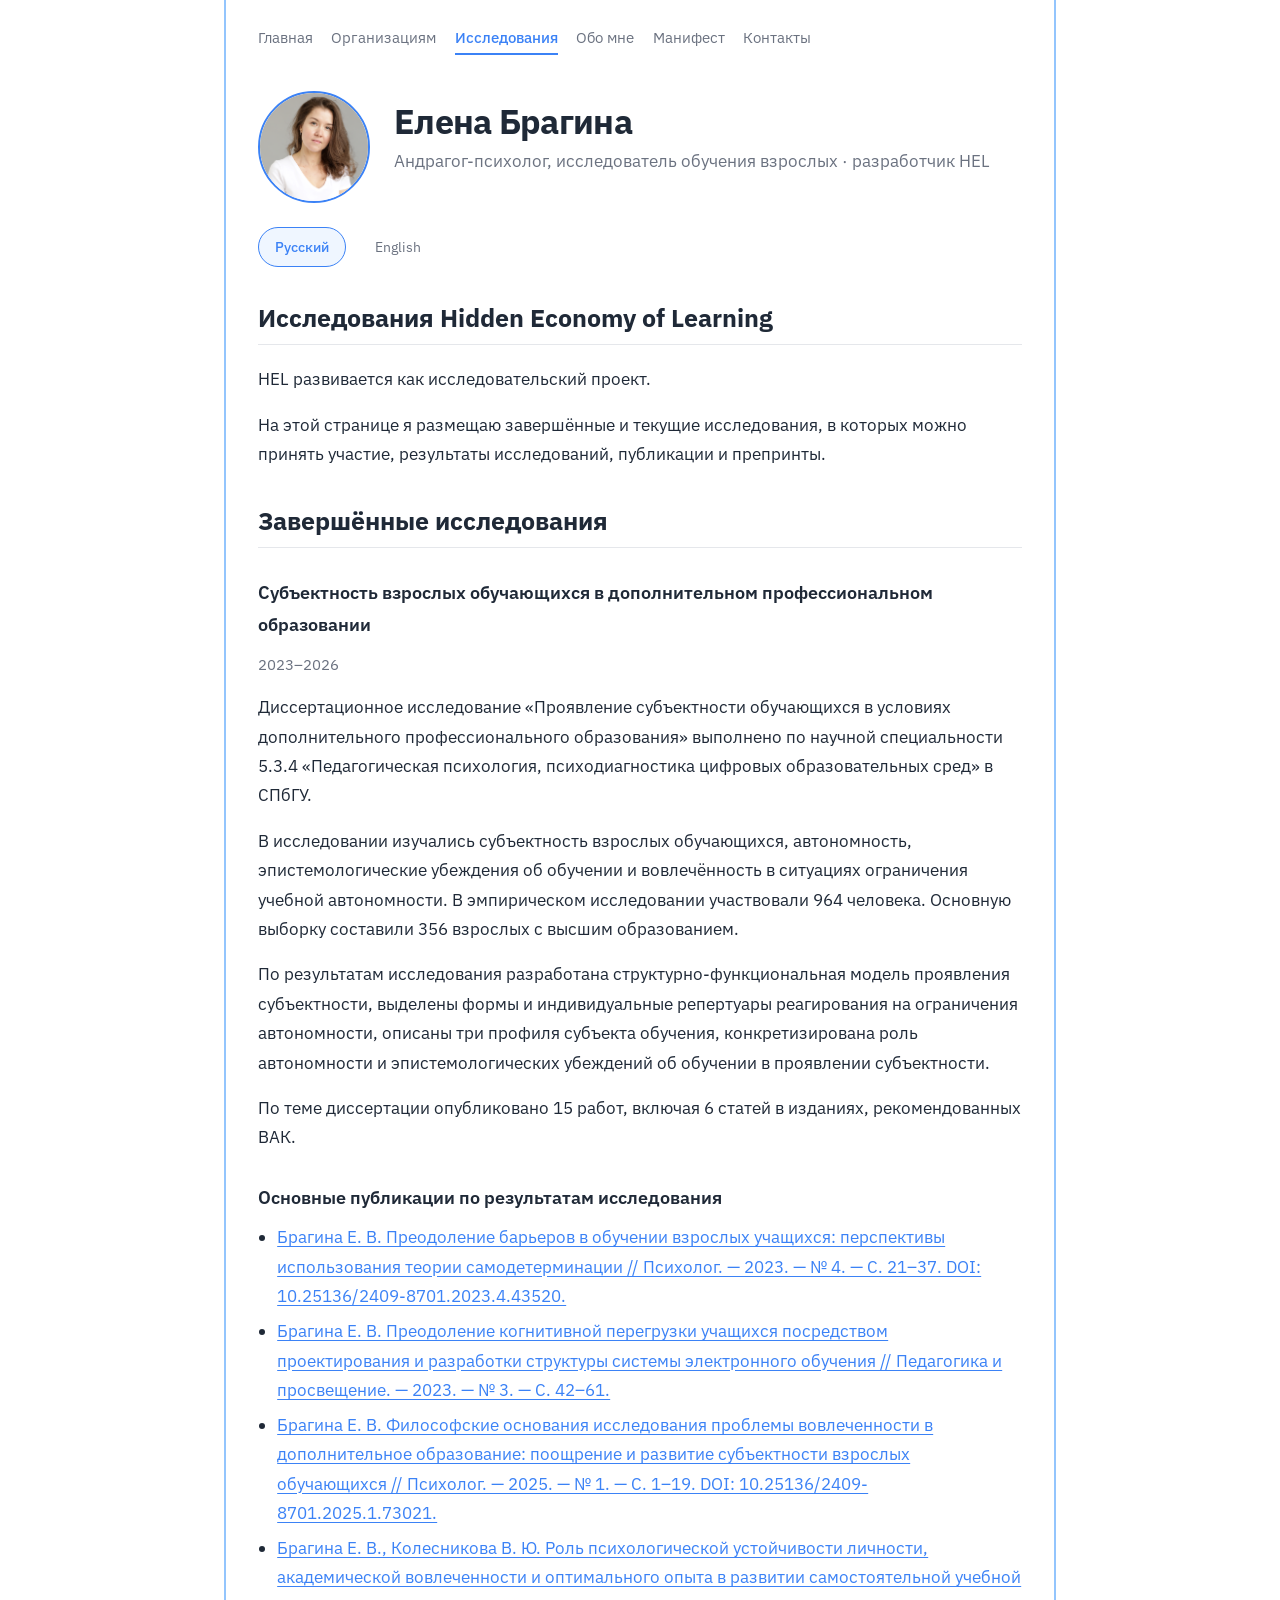
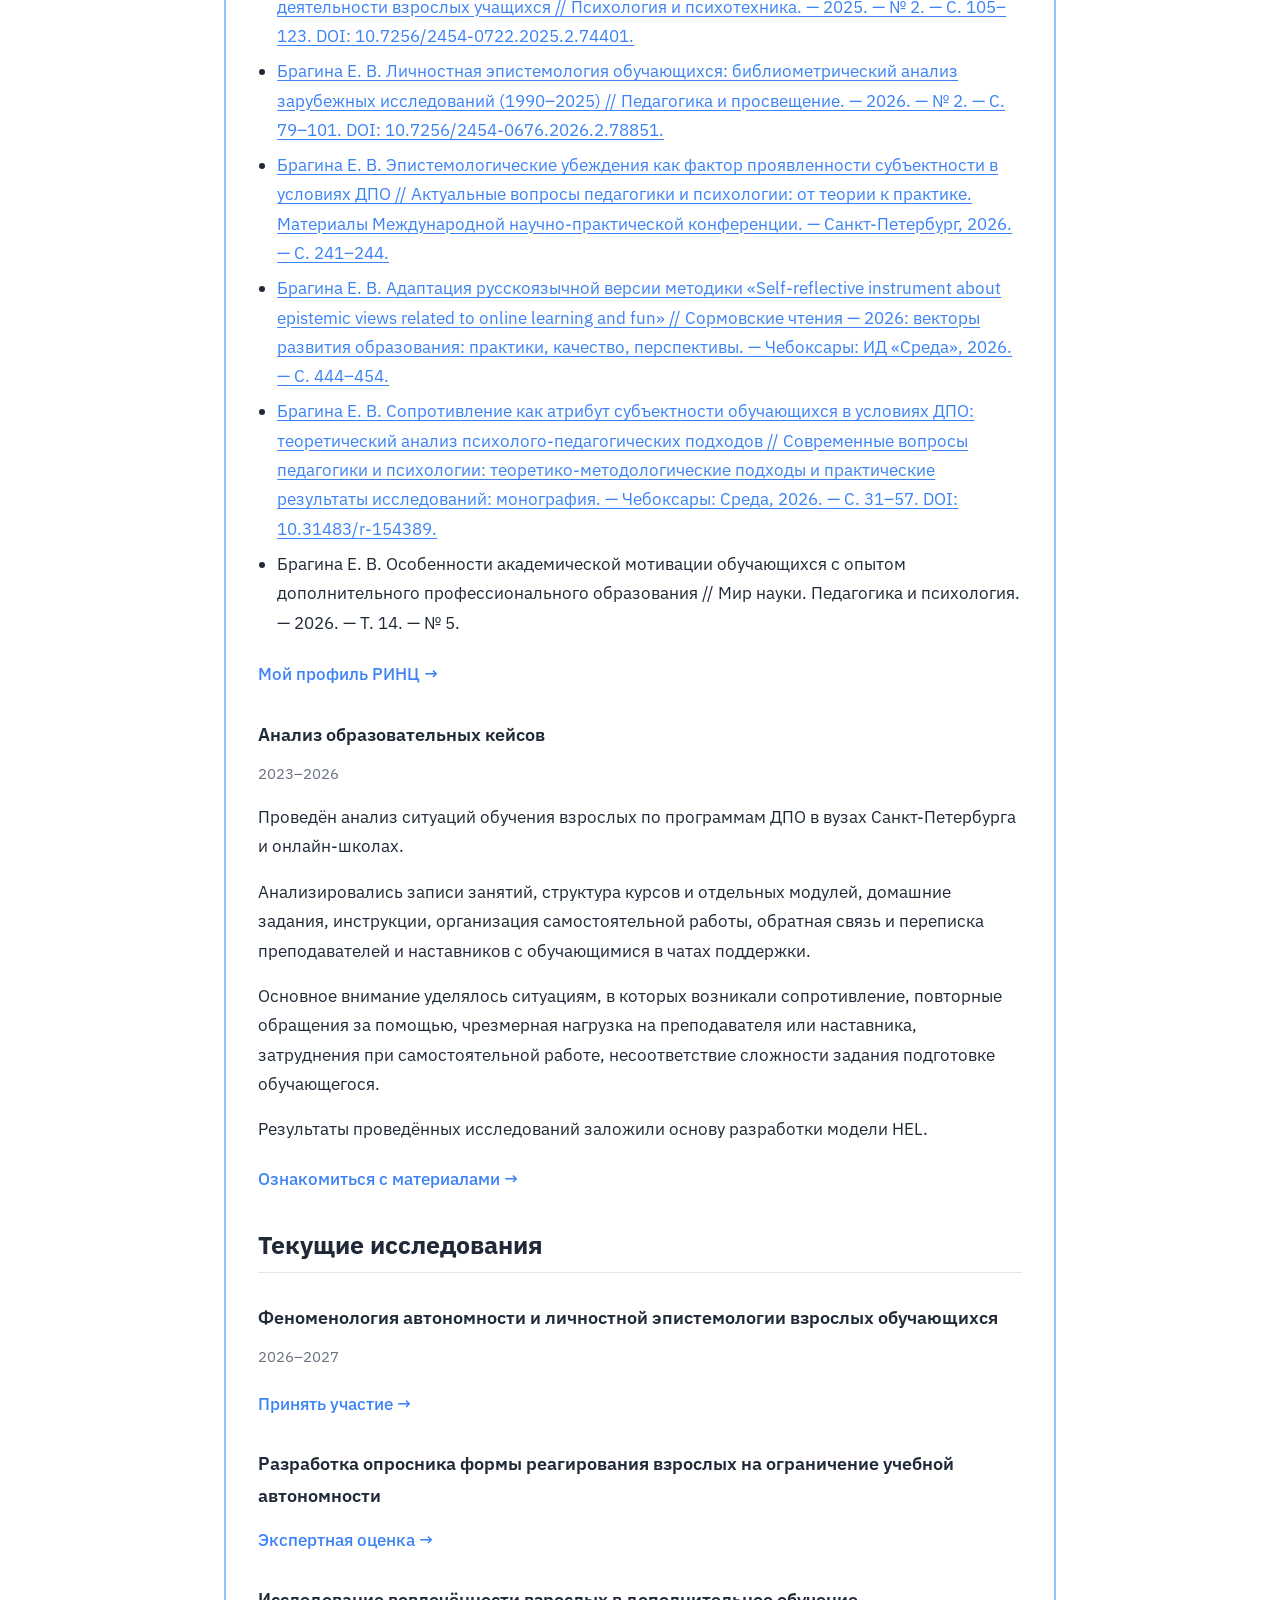
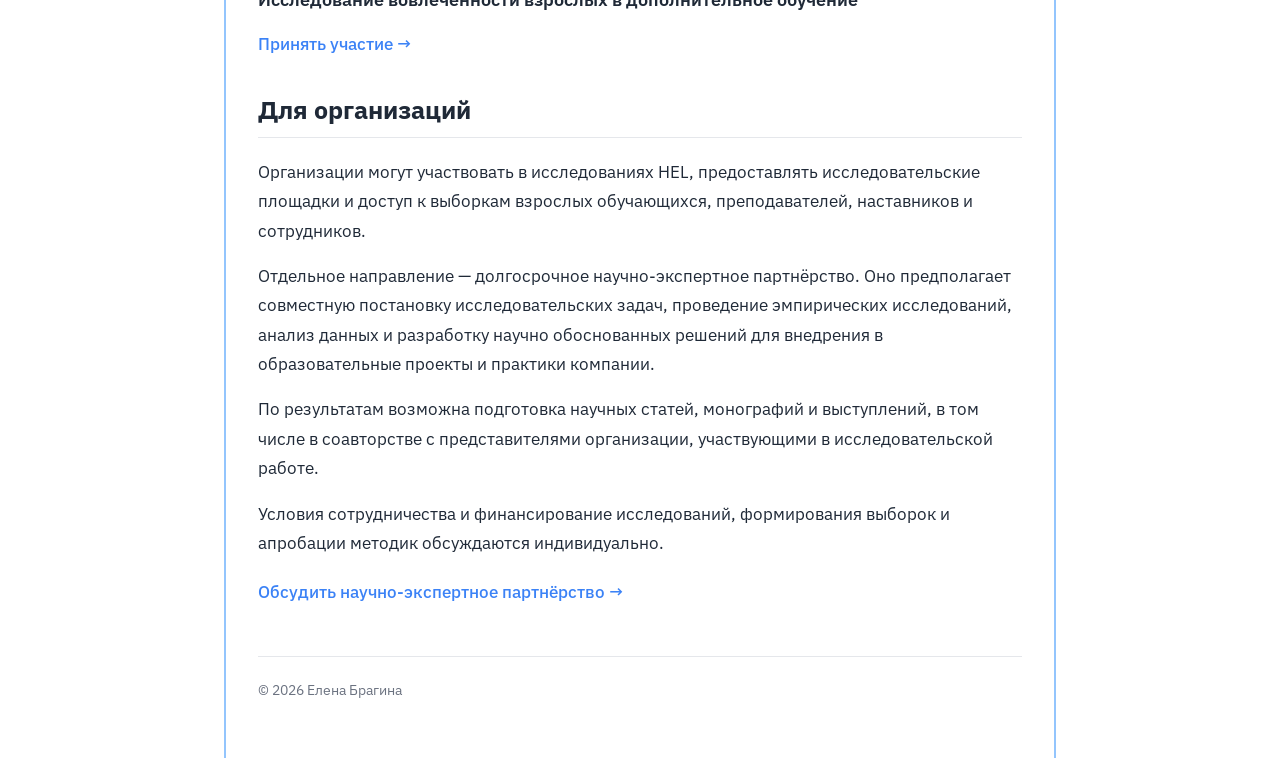
<file: research/index.html>
<!DOCTYPE html>
<html lang="ru">
<head>
  <meta charset="UTF-8">
  <meta name="viewport" content="width=device-width, initial-scale=1.0">
  <title>Исследования HEL | Елена Брагина</title>
  <meta name="description" content="Завершённые и текущие исследования Hidden Economy of Learning, публикации и участие организаций.">
  <link rel="icon" href="../assets/images/favicon.svg" type="image/svg+xml">
  <link rel="preconnect" href="https://fonts.googleapis.com">
  <link rel="preconnect" href="https://fonts.gstatic.com" crossorigin>
  <link href="https://fonts.googleapis.com/css2?family=IBM+Plex+Sans:wght@400;500;600;700&display=swap" rel="stylesheet">
  <link rel="stylesheet" href="../assets/css/home.css">
</head>
<body class="home">
  <div class="home-frame">
    <header class="home-top">
      <nav class="home-nav" aria-label="Меню">
        <a href="../">Главная</a>
        <a href="../organizations/">Организациям</a>
        <a class="is-active" href="./" aria-current="page">Исследования</a>
        <a href="../about/">Обо мне</a>
        <a href="../manifesto/">Манифест</a>
        <a href="../contact/">Контакты</a>
      </nav>
    </header>

    <section class="home-hero">
      <div class="home-photo">
        <img src="../assets/images/elena-bragina.png" alt="Елена Брагина">
      </div>
      <div>
        <h1>Елена Брагина</h1>
        <p class="home-role">Андрагог-психолог, исследователь обучения взрослых · разработчик HEL</p>
      </div>
    </section>

    <div class="lang-switch" aria-label="Язык">
      <a class="is-active" href="./" aria-current="page">Русский</a>
      <a href="../en/">English</a>
    </div>

    <main>
      <h2>Исследования Hidden Economy of Learning</h2>
      <hr class="section-line">

      <p>HEL развивается как исследовательский проект.</p>
      <p>
        На этой странице я размещаю завершённые и текущие исследования, в которых можно принять участие, результаты исследований, публикации и препринты.
      </p>

      <h2>Завершённые исследования</h2>
      <hr class="section-line">

      <h3>Субъектность взрослых обучающихся в дополнительном профессиональном образовании</h3>
      <p class="quiet">2023–2026</p>
      <p>
        Диссертационное исследование «Проявление субъектности обучающихся в условиях дополнительного профессионального образования» выполнено по научной специальности 5.3.4 «Педагогическая психология, психодиагностика цифровых образовательных сред» в СПбГУ.
      </p>
      <p>
        В исследовании изучались субъектность взрослых обучающихся, автономность, эпистемологические убеждения об обучении и вовлечённость в ситуациях ограничения учебной автономности. В эмпирическом исследовании участвовали 964 человека. Основную выборку составили 356 взрослых с высшим образованием.
      </p>
      <p>
        По результатам исследования разработана структурно-функциональная модель проявления субъектности, выделены формы и индивидуальные репертуары реагирования на ограничения автономности, описаны три профиля субъекта обучения, конкретизирована роль автономности и эпистемологических убеждений об обучении в проявлении субъектности.
      </p>
      <p>
        По теме диссертации опубликовано 15 работ, включая 6 статей в изданиях, рекомендованных ВАК.
      </p>

      <h3>Основные публикации по результатам исследования</h3>
      <ul>
        <li>
          <a href="https://e-notabene.ru/psp/article_43520.html" target="_blank" rel="noopener noreferrer">Брагина Е. В. Преодоление барьеров в обучении взрослых учащихся: перспективы использования теории самодетерминации // Психолог. — 2023. — № 4. — С. 21–37. DOI: 10.25136/2409-8701.2023.4.43520.</a>
        </li>
        <li>
          <a href="https://nbpublish.com/library_read_article.php?id=43504" target="_blank" rel="noopener noreferrer">Брагина Е. В. Преодоление когнитивной перегрузки учащихся посредством проектирования и разработки структуры системы электронного обучения // Педагогика и просвещение. — 2023. — № 3. — С. 42–61.</a>
        </li>
        <li>
          <a href="https://e-notabene.ru/psp/article_73021.html" target="_blank" rel="noopener noreferrer">Брагина Е. В. Философские основания исследования проблемы вовлеченности в дополнительное образование: поощрение и развитие субъектности взрослых обучающихся // Психолог. — 2025. — № 1. — С. 1–19. DOI: 10.25136/2409-8701.2025.1.73021.</a>
        </li>
        <li>
          <a href="https://e-notabene.ru/ptmag/article_74401.html" target="_blank" rel="noopener noreferrer">Брагина Е. В., Колесникова В. Ю. Роль психологической устойчивости личности, академической вовлеченности и оптимального опыта в развитии самостоятельной учебной деятельности взрослых учащихся // Психология и психотехника. — 2025. — № 2. — С. 105–123. DOI: 10.7256/2454-0722.2025.2.74401.</a>
        </li>
        <li>
          <a href="https://nbpublish.com/library_read_article.php?id=78851" target="_blank" rel="noopener noreferrer">Брагина Е. В. Личностная эпистемология обучающихся: библиометрический анализ зарубежных исследований (1990–2025) // Педагогика и просвещение. — 2026. — № 2. — С. 79–101. DOI: 10.7256/2454-0676.2026.2.78851.</a>
        </li>
        <li>
          <a href="https://www.elibrary.ru/item.asp?id=91616805" target="_blank" rel="noopener noreferrer">Брагина Е. В. Эпистемологические убеждения как фактор проявленности субъектности в условиях ДПО // Актуальные вопросы педагогики и психологии: от теории к практике. Материалы Международной научно-практической конференции. — Санкт-Петербург, 2026. — С. 241–244.</a>
        </li>
        <li>
          <a href="https://elibrary.ru/item.asp?id=89230870" target="_blank" rel="noopener noreferrer">Брагина Е. В. Адаптация русскоязычной версии методики «Self-reflective instrument about epistemic views related to online learning and fun» // Сормовские чтения — 2026: векторы развития образования: практики, качество, перспективы. — Чебоксары: ИД «Среда», 2026. — С. 444–454.</a>
        </li>
        <li>
          <a href="https://phsreda.com/e-articles/10862/Action10862-154389.pdf" target="_blank" rel="noopener noreferrer">Брагина Е. В. Сопротивление как атрибут субъектности обучающихся в условиях ДПО: теоретический анализ психолого-педагогических подходов // Современные вопросы педагогики и психологии: теоретико-методологические подходы и практические результаты исследований: монография. — Чебоксары: Среда, 2026. — С. 31–57. DOI: 10.31483/r-154389.</a>
        </li>
        <li>
          Брагина Е. В. Особенности академической мотивации обучающихся с опытом дополнительного профессионального образования // Мир науки. Педагогика и психология. — 2026. — Т. 14. — № 5.
        </li>
      </ul>
      <p>
        <a class="more" href="https://www.elibrary.ru/author_items.asp?authorid=141352&amp;show_refs=1" target="_blank" rel="noopener noreferrer">Мой профиль РИНЦ →</a>
      </p>

      <h3>Анализ образовательных кейсов</h3>
      <p class="quiet">2023–2026</p>
      <p>
        Проведён анализ ситуаций обучения взрослых по программам ДПО в вузах Санкт-Петербурга и онлайн-школах.
      </p>
      <p>
        Анализировались записи занятий, структура курсов и отдельных модулей, домашние задания, инструкции, организация самостоятельной работы, обратная связь и переписка преподавателей и наставников с обучающимися в чатах поддержки.
      </p>
      <p>
        Основное внимание уделялось ситуациям, в которых возникали сопротивление, повторные обращения за помощью, чрезмерная нагрузка на преподавателя или наставника, затруднения при самостоятельной работе, несоответствие сложности задания подготовке обучающегося.
      </p>
      <p>Результаты проведённых исследований заложили основу разработки модели HEL.</p>
      <p><a class="more" href="../cases/">Ознакомиться с материалами →</a></p>

      <h2>Текущие исследования</h2>
      <hr class="section-line">

      <h3>Феноменология автономности и личностной эпистемологии взрослых обучающихся</h3>
      <p class="quiet">2026–2027</p>
      <p><a class="more" href="../contact/">Принять участие →</a></p>

      <h3>Разработка опросника формы реагирования взрослых на ограничение учебной автономности</h3>
      <p><a class="more" href="https://docs.google.com/forms/d/e/1FAIpQLSfbcSmuV2xKUmZewoJNBz9FAgTVnbfs-TKzC55GxvFlguQoxg/viewform" target="_blank" rel="noopener noreferrer">Экспертная оценка →</a></p>

      <h3>Исследование вовлечённости взрослых в дополнительное обучение</h3>
      <p><a class="more" href="../contact/">Принять участие →</a></p>

      <h2>Для организаций</h2>
      <hr class="section-line">
      <p>
        Организации могут участвовать в исследованиях HEL, предоставлять исследовательские площадки и доступ к выборкам взрослых обучающихся, преподавателей, наставников и сотрудников.
      </p>
      <p>
        Отдельное направление — долгосрочное научно-экспертное партнёрство. Оно предполагает совместную постановку исследовательских задач, проведение эмпирических исследований, анализ данных и разработку научно обоснованных решений для внедрения в образовательные проекты и практики компании.
      </p>
      <p>
        По результатам возможна подготовка научных статей, монографий и выступлений, в том числе в соавторстве с представителями организации, участвующими в исследовательской работе.
      </p>
      <p>
        Условия сотрудничества и финансирование исследований, формирования выборок и апробации методик обсуждаются индивидуально.
      </p>
      <p><a class="more" href="../organizations/#partnership">Обсудить научно-экспертное партнёрство →</a></p>
    </main>

    <footer>
      <span>© 2026 Елена Брагина</span>
    </footer>
  </div>
</body>
</html>
</file>
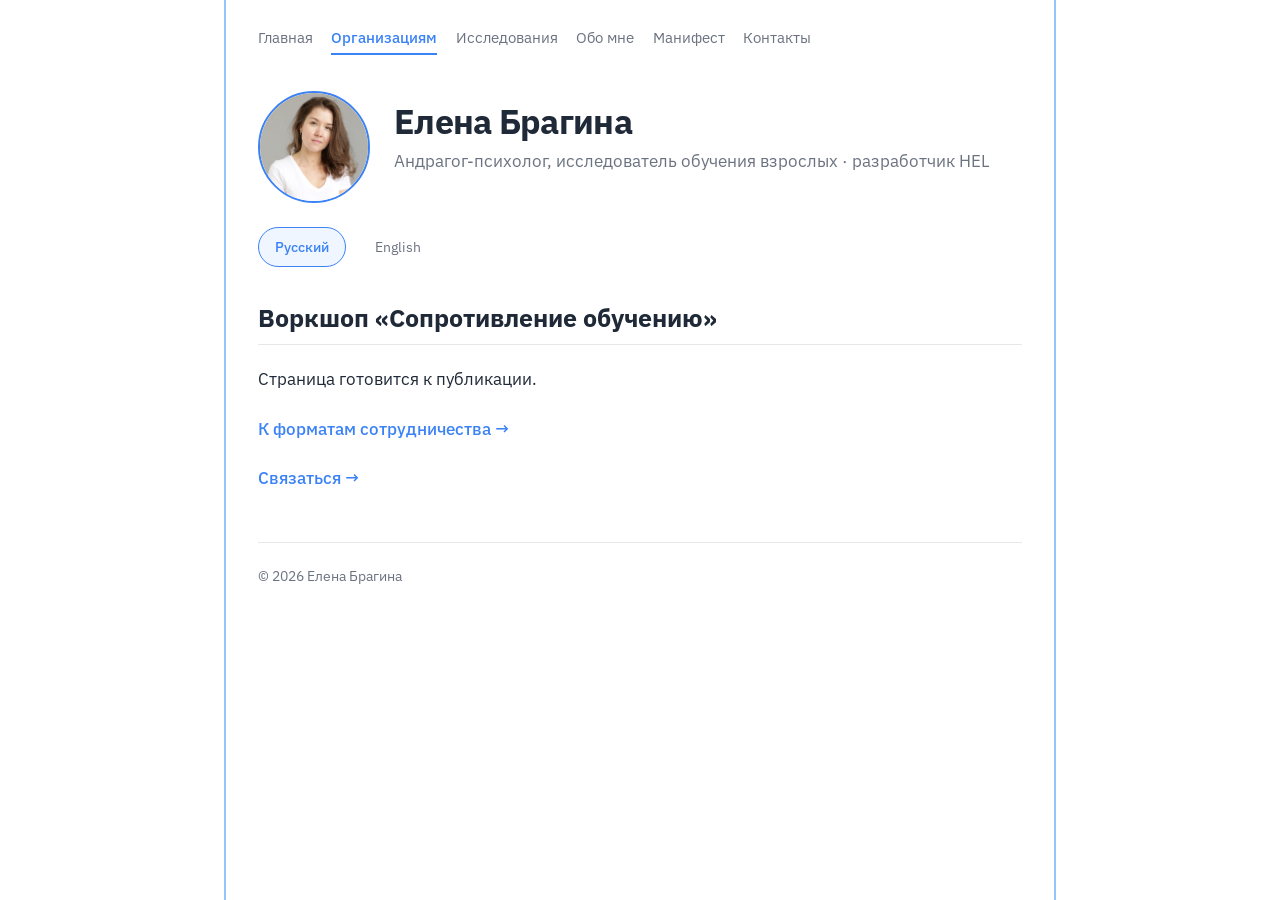
<file: workshop/index.html>
<!DOCTYPE html>
<html lang="ru">
<head>
  <meta charset="UTF-8">
  <meta name="viewport" content="width=device-width, initial-scale=1.0">
  <title>Воркшоп «Сопротивление обучению» | Елена Брагина</title>
  <meta name="description" content="Страница воркшопа готовится к публикации.">
  <link rel="icon" href="../assets/images/favicon.svg" type="image/svg+xml">
  <link rel="preconnect" href="https://fonts.googleapis.com">
  <link rel="preconnect" href="https://fonts.gstatic.com" crossorigin>
  <link href="https://fonts.googleapis.com/css2?family=IBM+Plex+Sans:wght@400;500;600;700&display=swap" rel="stylesheet">
  <link rel="stylesheet" href="../assets/css/home.css">
</head>
<body class="home">
  <div class="home-frame">
    <header class="home-top">
      <nav class="home-nav" aria-label="Меню">
        <a href="../">Главная</a>
        <a class="is-active" href="../organizations/">Организациям</a>
        <a href="../research/">Исследования</a>
        <a href="../about/">Обо мне</a>
        <a href="../manifesto/">Манифест</a>
        <a href="../contact/">Контакты</a>
      </nav>
    </header>

    <section class="home-hero">
      <div class="home-photo">
        <img src="../assets/images/elena-bragina.png" alt="Елена Брагина">
      </div>
      <div>
        <h1>Елена Брагина</h1>
        <p class="home-role">Андрагог-психолог, исследователь обучения взрослых · разработчик HEL</p>
      </div>
    </section>

    <div class="lang-switch" aria-label="Язык">
      <a class="is-active" href="./" aria-current="page">Русский</a>
      <a href="../en/">English</a>
    </div>

    <main>
      <h2>Воркшоп «Сопротивление обучению»</h2>
      <hr class="section-line">
      <p>Страница готовится к публикации.</p>
      <p><a class="more" href="../organizations/#formats">К форматам сотрудничества →</a></p>
      <p><a class="more" href="../contact/">Связаться →</a></p>
    </main>

    <footer>
      <span>© 2026 Елена Брагина</span>
    </footer>
  </div>
</body>
</html>
</file>
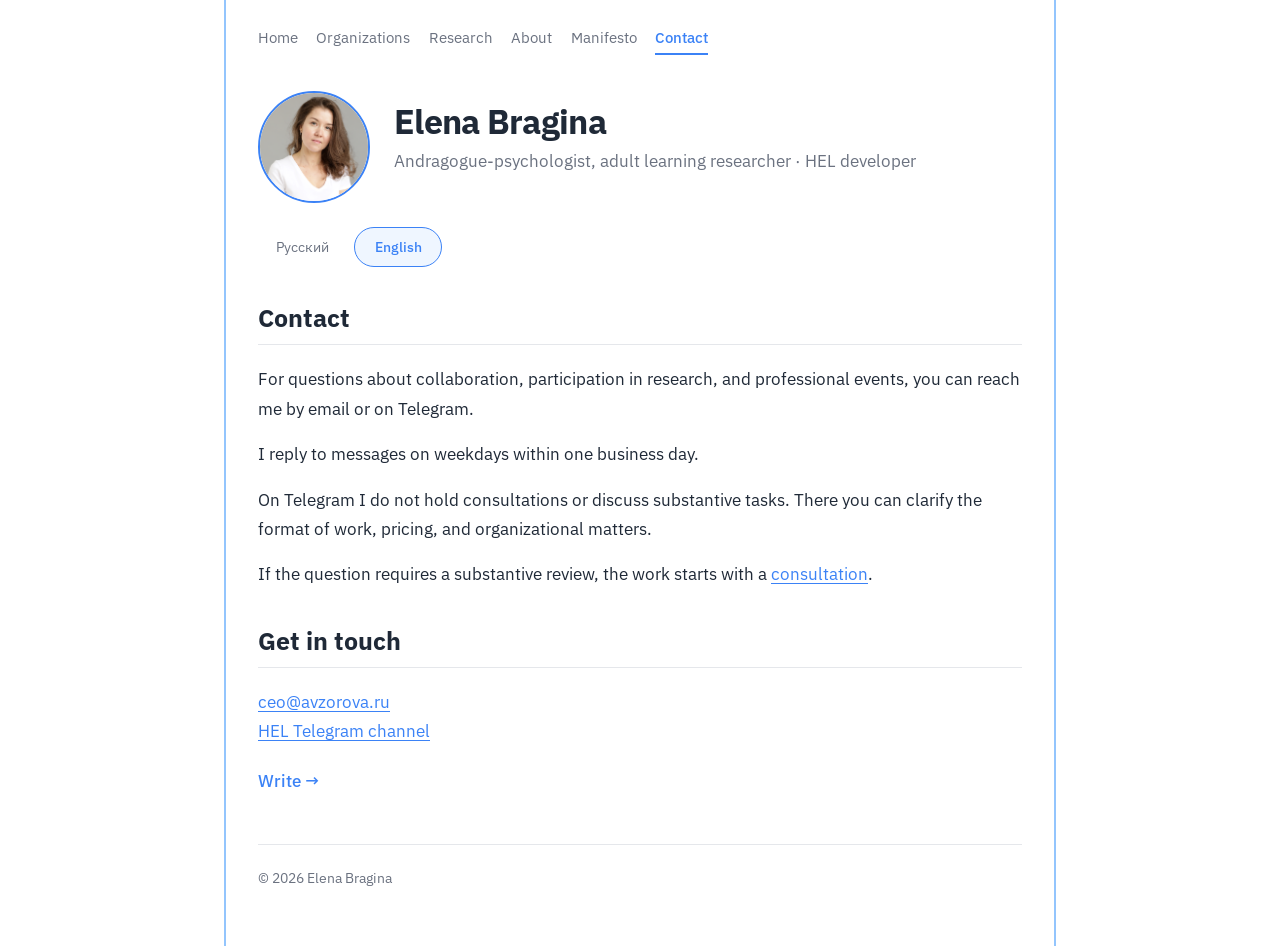
<file: en/contact/index.html>
<!DOCTYPE html>
<html lang="en">
<head>
  <meta charset="UTF-8">
  <meta name="viewport" content="width=device-width, initial-scale=1.0">
  <title>Contact | Elena Bragina</title>
  <meta name="description" content="Get in touch about collaboration, research participation, and professional events.">
  <link rel="icon" href="../../assets/images/favicon.svg" type="image/svg+xml">
  <link rel="preconnect" href="https://fonts.googleapis.com">
  <link rel="preconnect" href="https://fonts.gstatic.com" crossorigin>
  <link href="https://fonts.googleapis.com/css2?family=IBM+Plex+Sans:wght@400;500;600;700&display=swap" rel="stylesheet">
  <link rel="stylesheet" href="../../assets/css/home.css">
</head>
<body class="home">
  <div class="home-frame">
    <header class="home-top">
      <nav class="home-nav" aria-label="Menu">
        <a href="../">Home</a>
        <a href="../../organizations/">Organizations</a>
        <a href="../../research/">Research</a>
        <a href="../../about/">About</a>
        <a href="../../manifesto/">Manifesto</a>
        <a class="is-active" href="./" aria-current="page">Contact</a>
      </nav>
    </header>

    <section class="home-hero">
      <div class="home-photo">
        <img src="../../assets/images/elena-bragina.png" alt="Elena Bragina">
      </div>
      <div>
        <h1>Elena Bragina</h1>
        <p class="home-role">Andragogue-psychologist, adult learning researcher · HEL developer</p>
      </div>
    </section>

    <div class="lang-switch" aria-label="Language">
      <a href="../../contact/">Русский</a>
      <a class="is-active" href="./" aria-current="page">English</a>
    </div>

    <main>
      <h2>Contact</h2>
      <hr class="section-line">

      <p>
        For questions about collaboration, participation in research, and professional events, you can reach me by email or on Telegram.
      </p>
      <p>I reply to messages on weekdays within one business day.</p>
      <p>
        On Telegram I do not hold consultations or discuss substantive tasks. There you can clarify the format of work, pricing, and organizational matters.
      </p>
      <p>
        If the question requires a substantive review, the work starts with a <a href="../../consulting/">consultation</a>.
      </p>

      <h2>Get in touch</h2>
      <hr class="section-line">
      <p>
        <a href="mailto:ceo@avzorova.ru">ceo@avzorova.ru</a><br>
        <a href="https://t.me/resistentia_life" target="_blank" rel="noopener noreferrer">HEL Telegram channel</a>
      </p>
      <p><a class="more" href="mailto:ceo@avzorova.ru">Write →</a></p>
    </main>

    <footer>
      <span>© 2026 Elena Bragina</span>
    </footer>
  </div>
</body>
</html>
</file>
<file: assets/css/home.css>
/* Home — layout inspired by Mirkin: simple, personal, framed */

:root {
  --bg: #ffffff;
  --text: #1f2937;
  --muted: #6b7280;
  --line: #e5e7eb;
  --accent: #3b82f6;
  --accent-soft: #eff6ff;
  --frame: #93c5fd;
  --max: 48rem;
  --font: "IBM Plex Sans", system-ui, -apple-system, sans-serif;
}

*, *::before, *::after { box-sizing: border-box; }

html { scroll-behavior: smooth; }

body.home {
  margin: 0;
  min-height: 100vh;
  font-family: var(--font);
  font-size: 1.05rem;
  line-height: 1.75;
  color: var(--text);
  background: var(--bg);
  -webkit-font-smoothing: antialiased;
}

.home a {
  color: var(--accent);
  text-underline-offset: 0.15em;
}

.home a:hover { color: #1d4ed8; }

.home-frame {
  position: relative;
  width: min(100% - 2rem, calc(var(--max) + 4rem));
  margin: 0 auto;
  padding: 1.5rem 2rem 3.5rem;
  border-left: 2px solid var(--frame);
  border-right: 2px solid var(--frame);
  min-height: 100vh;
}

.home-top {
  display: flex;
  flex-wrap: wrap;
  align-items: center;
  justify-content: space-between;
  gap: 0.75rem 1rem;
  margin-bottom: 2.25rem;
}

.home-nav {
  display: flex;
  flex-wrap: wrap;
  gap: 0.35rem 1.15rem;
  font-size: 0.95rem;
}

.home-nav a {
  text-decoration: none;
  color: var(--muted);
  padding-bottom: 0.15rem;
  border-bottom: 2px solid transparent;
}

.home-nav a:hover { color: var(--text); }

.home-nav a.is-active {
  color: var(--accent);
  border-bottom-color: var(--accent);
  font-weight: 500;
}

.home-hero {
  display: grid;
  grid-template-columns: auto 1fr;
  gap: 1.25rem 1.5rem;
  align-items: center;
  margin-bottom: 1.5rem;
}

.home-photo {
  width: 112px;
  height: 112px;
  border-radius: 50%;
  border: 2px solid var(--accent);
  background: #eef2f7;
  display: flex;
  align-items: center;
  justify-content: center;
  overflow: hidden;
  flex-shrink: 0;
}

.home-photo span {
  font-size: 1.35rem;
  font-weight: 600;
  color: var(--muted);
  letter-spacing: 0.04em;
}

.home-photo img {
  width: 100%;
  height: 100%;
  object-fit: cover;
  display: block;
}

.home-hero h1 {
  margin: 0 0 0.35rem;
  font-size: clamp(1.75rem, 3.5vw, 2.15rem);
  font-weight: 700;
  line-height: 1.15;
  letter-spacing: -0.02em;
  color: var(--text);
}

.home-role {
  margin: 0;
  color: var(--muted);
  font-size: 1.05rem;
}

.lang-switch {
  display: flex;
  gap: 0.5rem;
  margin: 0 0 2rem;
}

.lang-switch a {
  display: inline-flex;
  align-items: center;
  justify-content: center;
  min-width: 5.5rem;
  padding: 0.4rem 0.9rem;
  border-radius: 999px;
  border: 1px solid transparent;
  text-decoration: none;
  font-size: 0.9rem;
  color: var(--muted);
  background: transparent;
}

.lang-switch a:hover {
  color: var(--text);
  background: #f9fafb;
}

.lang-switch a.is-active {
  color: var(--accent);
  border-color: var(--accent);
  background: var(--accent-soft);
  font-weight: 500;
}

.home h2 {
  margin: 2.25rem 0 0.65rem;
  font-size: 1.55rem;
  font-weight: 700;
  line-height: 1.25;
  color: var(--text);
}

.home h2 + .section-line {
  border: 0;
  border-top: 1px solid var(--line);
  margin: 0 0 1.25rem;
}

.home h3 {
  margin: 1.75rem 0 0.65rem;
  font-size: 1.15rem;
  font-weight: 600;
}

.home p { margin: 0 0 1rem; }

.home ul {
  margin: 0 0 1.15rem;
  padding-left: 1.2rem;
}

.home li { margin-bottom: 0.35rem; }

.home .quiet {
  color: var(--muted);
  font-size: 0.95rem;
}

.home .more {
  display: inline-block;
  margin-top: 0.25rem;
  font-weight: 500;
  text-decoration: none;
}

.home .more:hover { text-decoration: underline; }

.home footer {
  margin-top: 3rem;
  padding-top: 1.25rem;
  border-top: 1px solid var(--line);
  font-size: 0.9rem;
  color: var(--muted);
}

.home footer a {
  color: var(--muted);
  text-decoration: none;
  margin-right: 1rem;
}

.home footer a:hover { color: var(--text); }

@media (max-width: 640px) {
  .home-frame {
    width: 100%;
    padding: 1.15rem 1.15rem 2.75rem;
    border-left-width: 1.5px;
    border-right-width: 1.5px;
  }

  .home-hero {
    grid-template-columns: 1fr;
    justify-items: start;
  }

  .home-photo {
    width: 96px;
    height: 96px;
  }
}
</file>
